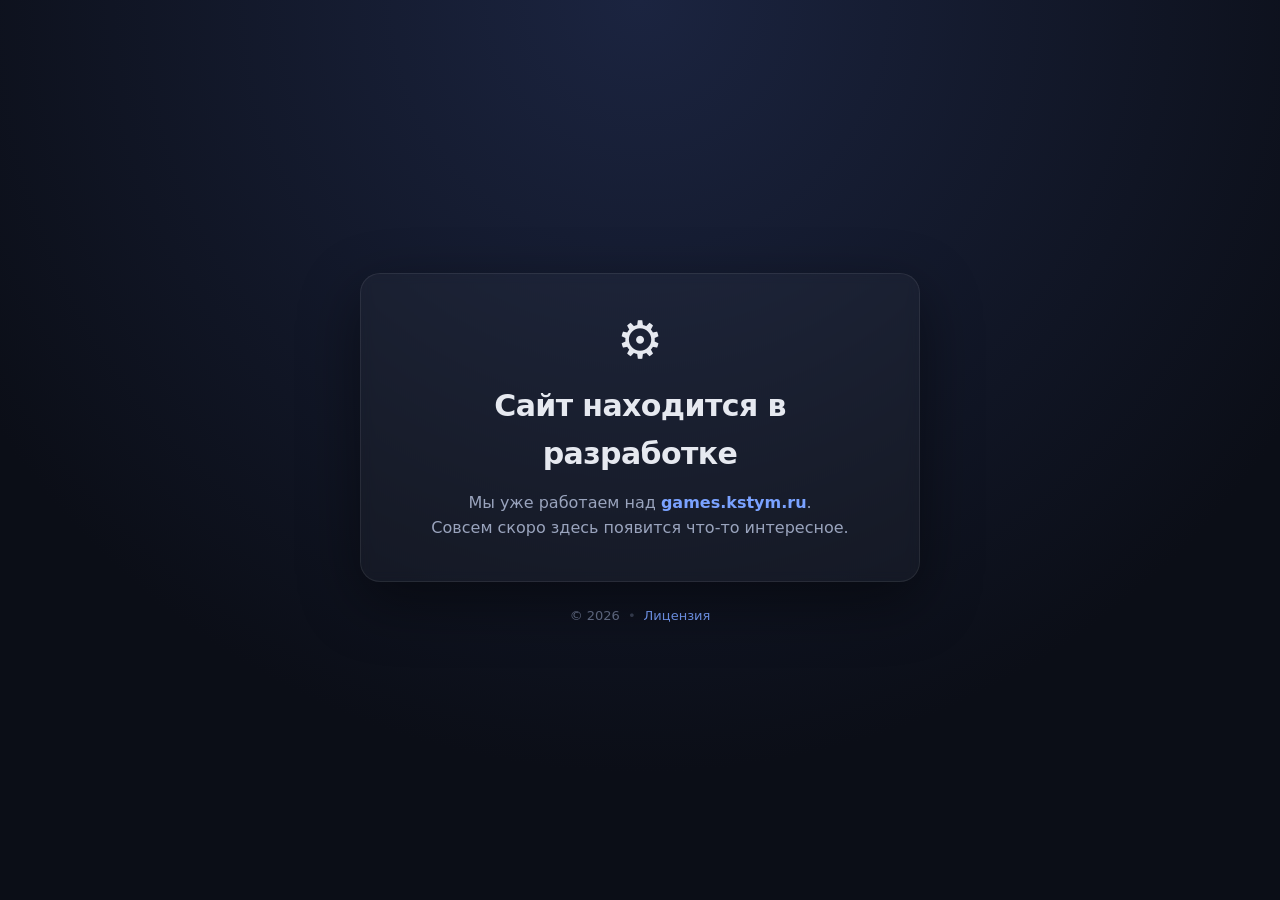
<file: index.html>
<!DOCTYPE html>
<html lang="ru">
<head>
<meta charset="UTF-8">
<meta name="viewport" content="width=device-width, initial-scale=1">
<title>games.kstym.ru — сайт в разработке</title>
<style>
  :root { color-scheme: dark; }
  * { box-sizing: border-box; }
  html, body { height: 100%; margin: 0; }
  body {
    display: flex;
    flex-direction: column;
    justify-content: center;
    align-items: center;
    gap: 24px;
    padding: 24px;
    background: radial-gradient(circle at 50% 0%, #1b2440 0%, #0b0e17 70%);
    color: #e6e9f0;
    font: 16px/1.6 system-ui, -apple-system, "Segoe UI", Roboto, sans-serif;
    text-align: center;
  }
  .card {
    max-width: 560px;
    padding: 40px 32px;
    border: 1px solid rgba(255,255,255,.08);
    border-radius: 20px;
    background: rgba(255,255,255,.03);
    box-shadow: 0 20px 60px rgba(0,0,0,.45);
    backdrop-filter: blur(6px);
  }
  .icon {
    font-size: 52px;
    line-height: 1;
    margin-bottom: 16px;
    animation: spin 6s linear infinite;
    display: inline-block;
  }
  @keyframes spin { to { transform: rotate(360deg); } }
  h1 { margin: 0 0 12px; font-size: clamp(22px, 5vw, 30px); font-weight: 700; letter-spacing: -.02em; }
  p { margin: 0; color: #9aa4bd; font-size: clamp(14px, 3.5vw, 16px); }
  .domain { color: #7aa2ff; font-weight: 600; white-space: nowrap; }
  footer {
    font-size: 13px;
    color: #6b7590;
    display: flex;
    gap: 8px;
    align-items: center;
    flex-wrap: wrap;
    justify-content: center;
  }
  footer a { color: #7aa2ff; text-decoration: none; border-bottom: 1px solid transparent; transition: .2s; }
  footer a:hover { border-bottom-color: currentColor; }
  .sep { opacity: .4; }
</style>
</head>
<body>
  <main class="card">
    <div class="icon" aria-hidden="true">⚙️</div>
    <h1>Сайт находится в разработке</h1>
    <p>Мы уже работаем над <span class="domain">games.kstym.ru</span>.<br>Совсем скоро здесь появится что-то интересное.</p>
  </main>

  <footer>
    <span>© 2026</span>
    <span class="sep">•</span>
    <a href="LICENSE.MD">Лицензия</a>
  </footer>
</body>
</html>
</file>
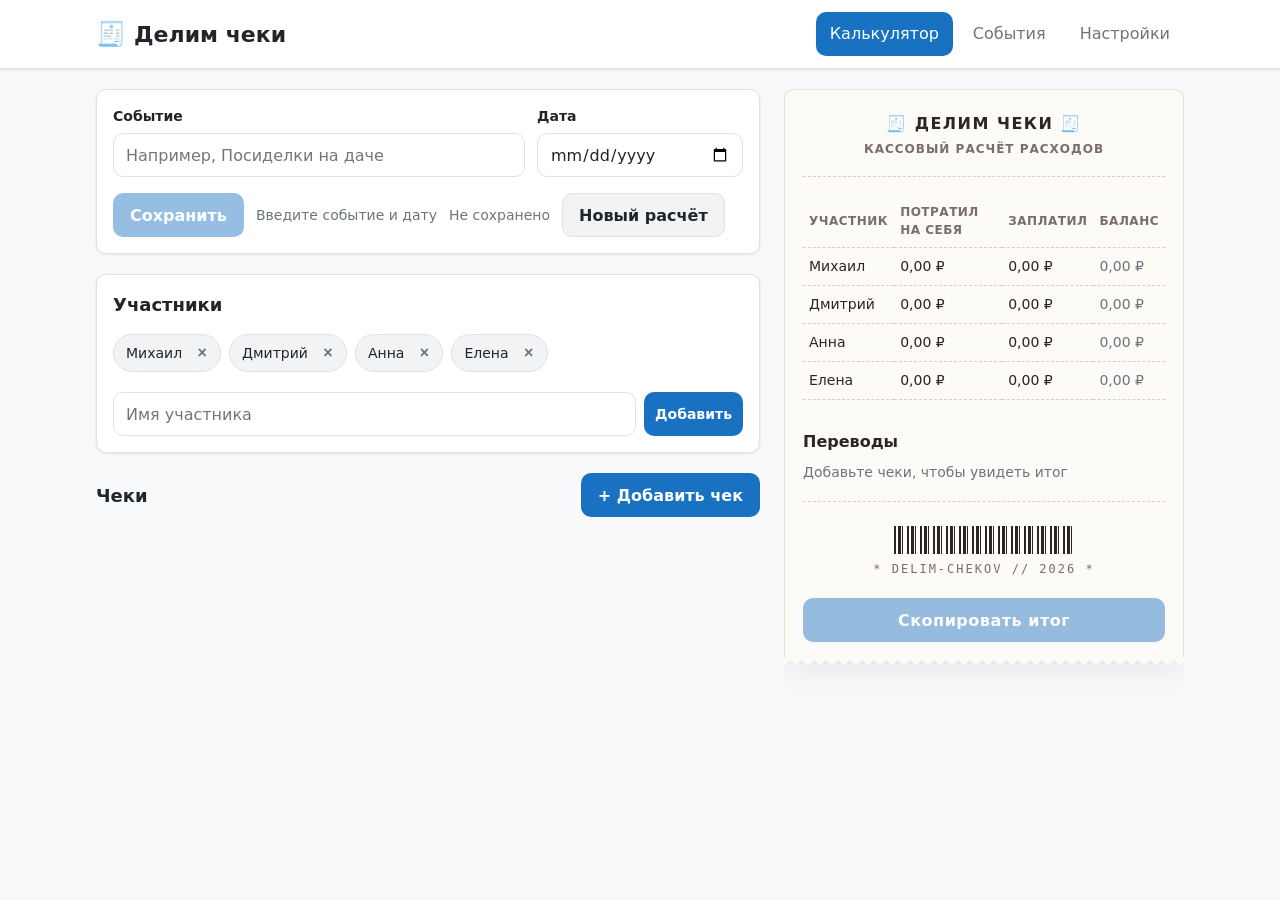
<file: delim-cheki/index.html>
<!DOCTYPE html>
<html lang="ru">
<head>
  <meta charset="UTF-8">
  <meta name="viewport" content="width=device-width, initial-scale=1">
  <title>Делим чеки — расчёт совместных расходов</title>
  <link rel="icon" href="data:image/svg+xml,<svg xmlns=%22http://www.w3.org/2000/svg%22 viewBox=%220 0 100 100%22><text y=%22.9em%22 font-size=%2290%22>🧾</text></svg>">
  <link rel="stylesheet" href="./css/styles.css">
  <script type="module" src="./js/main.js"></script>
</head>
<body>
  <div class="app-layout">
    <header class="app-header">
      <div class="container header-inner">
        <h1 class="logo">
          <span class="logo-icon" aria-hidden="true">🧾</span>
          <span class="logo-text">Делим чеки</span>
        </h1>
        <nav class="nav" aria-label="Основная навигация">
          <ul class="nav-list">
            <li><a href="#/" class="nav-link active" id="tab-calculator">Калькулятор</a></li>
            <li><a href="#/events" class="nav-link" id="tab-events">События</a></li>
            <li><a href="#/settings" class="nav-link" id="tab-settings">Настройки</a></li>
          </ul>
        </nav>
      </div>
    </header>

    <div id="storage-banner" class="storage-banner hidden" role="alert">
      <div class="container">
        <span class="banner-text">Не удалось сохранить данные в браузере. Скачайте резервную копию</span>
      </div>
    </div>

    <main id="app" class="container main-content" tabindex="-1">
      <!-- Экраны рендерятся динамически -->
    </main>
  </div>

  <div id="toast-container" class="toast-container" aria-live="polite"></div>
</body>
</html>
</file>
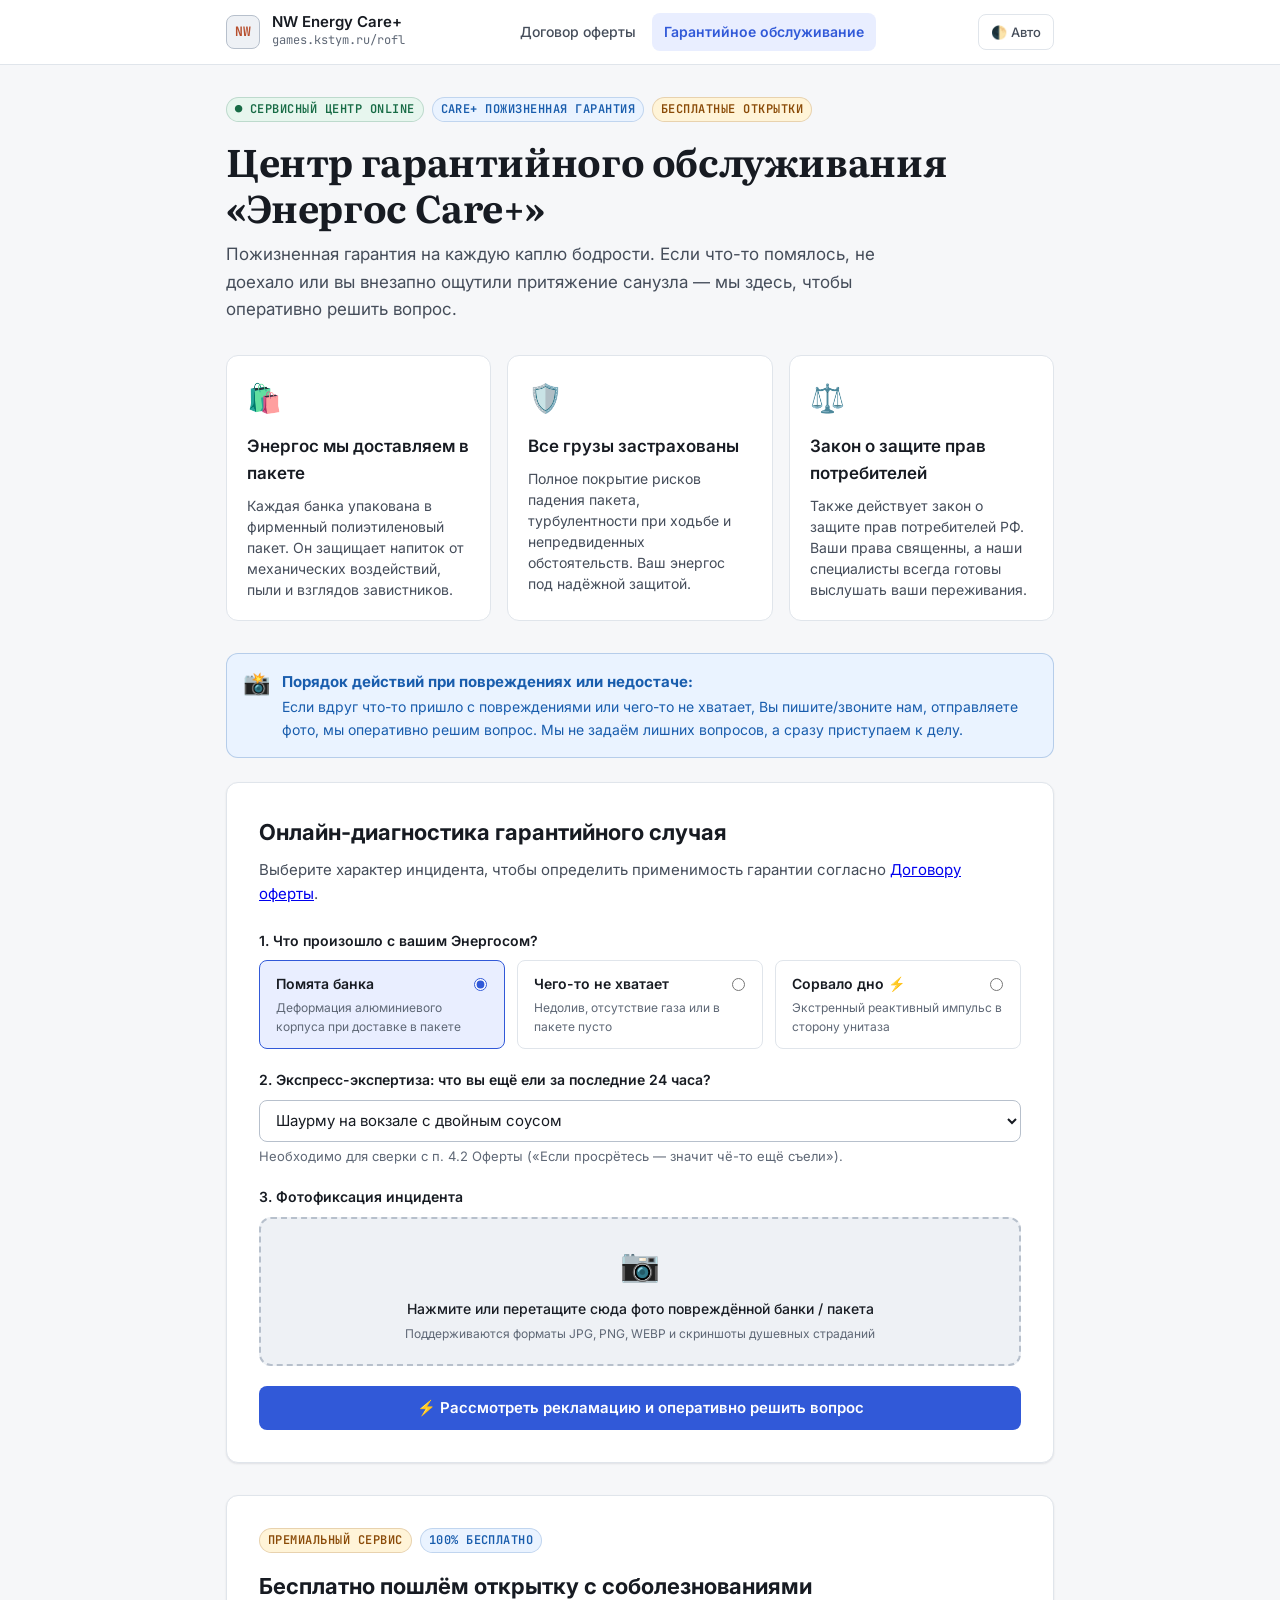
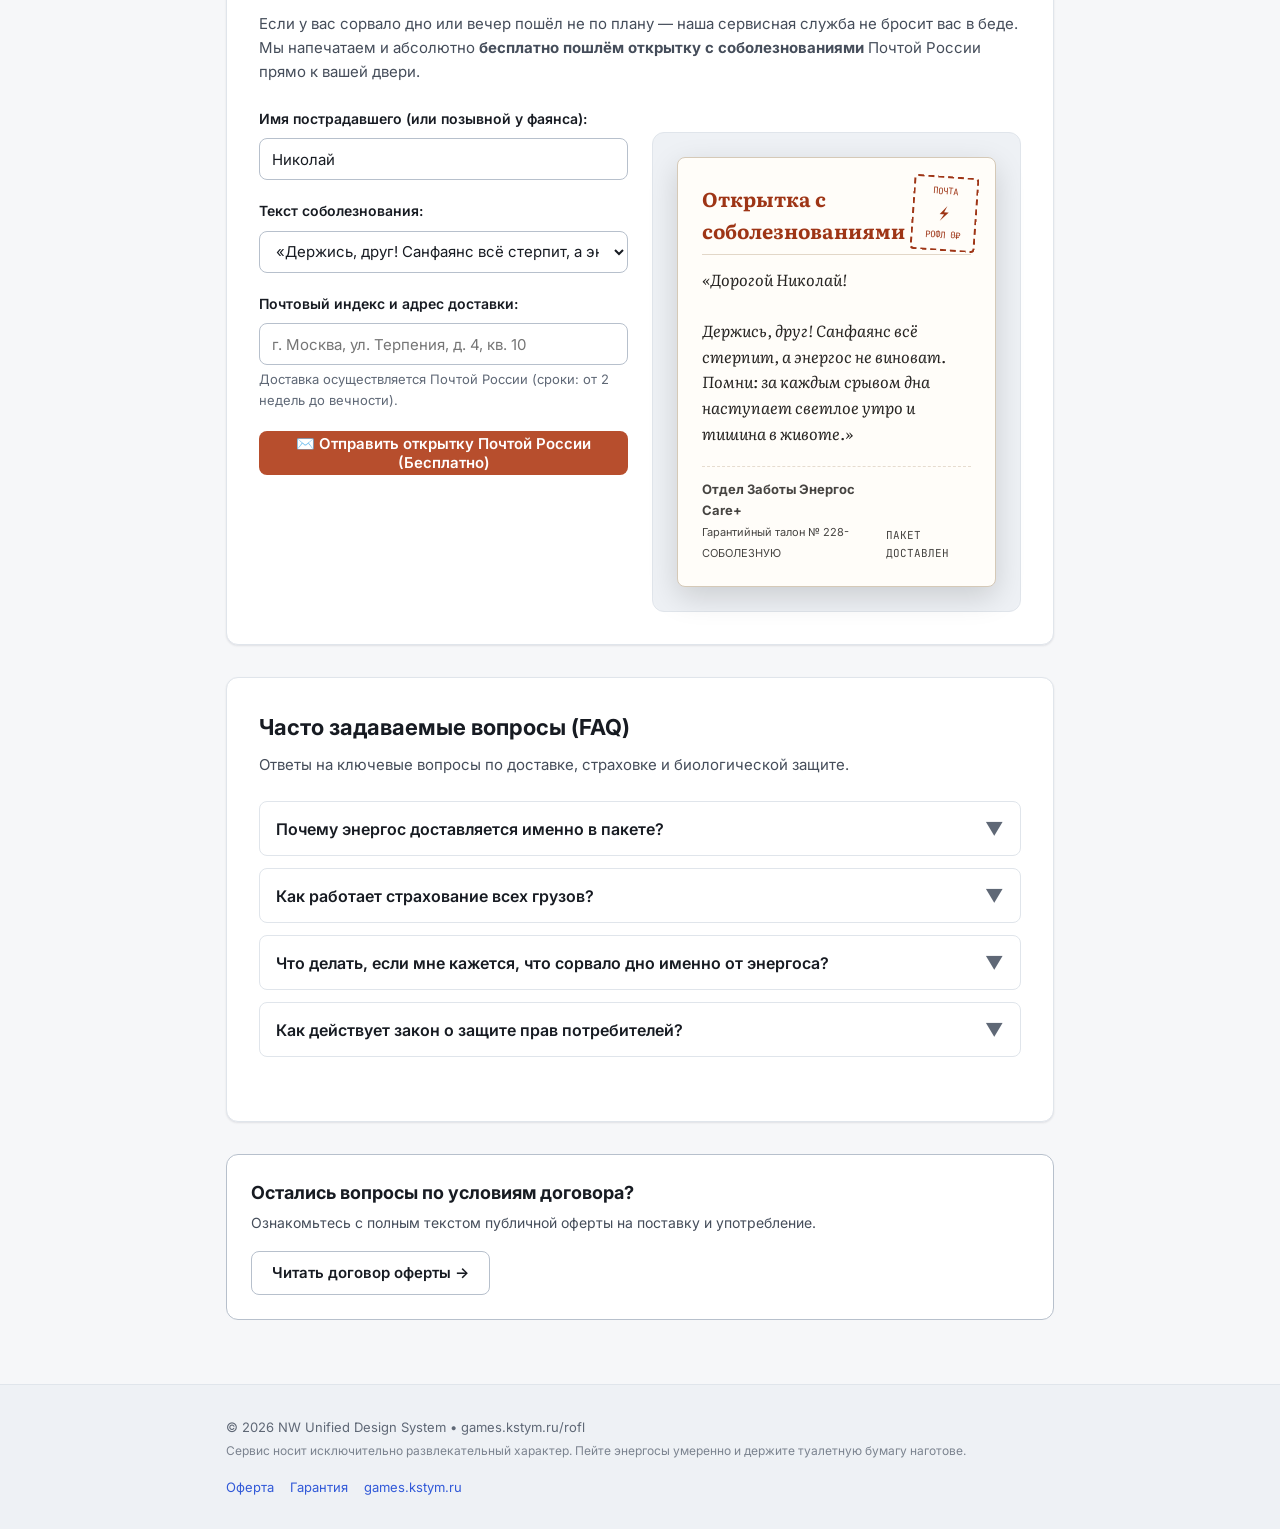
<file: rofl/garantiya.html>
<!DOCTYPE html>
<html lang="ru" data-theme="light">
<head>
  <meta charset="UTF-8">
  <meta name="viewport" content="width=device-width, initial-scale=1.0">
  <title>Гарантийное обслуживание Энергоса — Care+ Пожизненная гарантия</title>
  <meta name="description" content="Официальный сервисный центр гарантийного обслуживания Энергоса. Пожизненная гарантия, решение вопросов по повреждениям и бесплатная открытка с соболезнованиями.">
  <link rel="icon" href="data:image/svg+xml,<svg xmlns=%22http://www.w3.org/2000/svg%22 viewBox=%220 0 100 100%22><text y=%22.9em%22 font-size=%2290%22>🛡️</text></svg>">
  
  <!-- Early theme initialization to prevent flash -->
  <script>
    (function() {
      try {
        const key = "nw-theme-preference";
        const pref = localStorage.getItem(key) || "system";
        const resolved = (pref === "dark" || pref === "light") 
          ? pref 
          : (window.matchMedia("(prefers-color-scheme: dark)").matches ? "dark" : "light");
        document.documentElement.dataset.themePreference = pref;
        document.documentElement.dataset.theme = resolved;
        document.documentElement.style.colorScheme = resolved;
      } catch (e) {}
    })();
  </script>

  <!-- Typography: Inter, JetBrains Mono, Literata -->
  <link rel="preconnect" href="https://fonts.googleapis.com">
  <link rel="preconnect" href="https://fonts.gstatic.com" crossorigin>
  <link href="https://fonts.googleapis.com/css2?family=Inter:wght@400;500;600;700&family=JetBrains+Mono:wght@400;500;600&family=Literata:ital,opsz,wght@0,7..72,500;0,7..72,600;0,7..72,700;1,7..72,400&display=swap" rel="stylesheet">
  
  <link rel="stylesheet" href="./css/nw-design-tokens.css">
  <link rel="stylesheet" href="./css/rofl.css">
</head>
<body>
  <!-- Header -->
  <header class="site-header">
    <div class="container header-inner">
      <a href="./garantiya.html" class="brand-group" aria-label="Главная страница сервисного центра">
        <span class="brand-mark" aria-hidden="true">NW</span>
        <div class="brand-title">
          <span class="brand-name">NW Energy Care+</span>
          <span class="brand-sub">games.kstym.ru/rofl</span>
        </div>
      </a>

      <nav class="nav" aria-label="Навигация по документам">
        <ul class="nav-links">
          <li><a href="./offerta.html" class="nav-link">Договор оферты</a></li>
          <li><a href="./garantiya.html" class="nav-link active" aria-current="page">Гарантийное обслуживание</a></li>
        </ul>
      </nav>

      <button type="button" class="theme-toggle-btn" id="theme-btn" aria-label="Переключить тему оформления">
        <span id="theme-icon" aria-hidden="true">🌓</span>
        <span id="theme-label">Тема</span>
      </button>
    </div>
  </header>

  <!-- Main Content -->
  <main class="page-main">
    <div class="container">
      
      <!-- Hero section -->
      <section class="doc-hero">
        <div class="doc-meta-badge-row">
          <span class="badge badge-success">● Сервисный центр ONLINE</span>
          <span class="badge badge-info">Care+ Пожизненная гарантия</span>
          <span class="badge badge-warning">Бесплатные открытки</span>
        </div>
        
        <h1 class="doc-title">Центр гарантийного обслуживания «Энергос Care+»</h1>
        <p class="doc-lead">
          Пожизненная гарантия на каждую каплю бодрости. Если что-то помялось, не доехало или вы внезапно ощутили притяжение санузла — мы здесь, чтобы оперативно решить вопрос.
        </p>
      </section>

      <!-- Three Pillars Grid -->
      <section class="cards-grid" aria-label="Ключевые принципы сервиса">
        <div class="feature-card">
          <div class="feature-icon" aria-hidden="true">🛍️</div>
          <h3>Энергос мы доставляем в пакете</h3>
          <p>
            Каждая банка упакована в фирменный полиэтиленовый пакет. Он защищает напиток от механических воздействий, пыли и взглядов завистников.
          </p>
        </div>

        <div class="feature-card">
          <div class="feature-icon" aria-hidden="true">🛡️</div>
          <h3>Все грузы застрахованы</h3>
          <p>
            Полное покрытие рисков падения пакета, турбулентности при ходьбе и непредвиденных обстоятельств. Ваш энергос под надёжной защитой.
          </p>
        </div>

        <div class="feature-card">
          <div class="feature-icon" aria-hidden="true">⚖️</div>
          <h3>Закон о защите прав потребителей</h3>
          <p>
            Также действует закон о защите прав потребителей РФ. Ваши права священны, а наши специалисты всегда готовы выслушать ваши переживания.
          </p>
        </div>
      </section>

      <!-- Urgent Dispatch Callout -->
      <section class="callout callout-info" role="region" aria-label="Регламент при повреждениях">
        <span class="callout-icon" aria-hidden="true">📸</span>
        <div class="callout-content">
          <strong>Порядок действий при повреждениях или недостаче:</strong>
          Если вдруг что-то пришло с повреждениями или чего-то не хватает, Вы пишите/звоните нам, отправляете фото, мы оперативно решим вопрос. Мы не задаём лишних вопросов, а сразу приступаем к делу.
        </div>
      </section>

      <!-- Interactive Claim Diagnostic Calculator -->
      <section class="interactive-panel" id="claim-calculator">
        <h2 class="panel-title">Онлайн-диагностика гарантийного случая</h2>
        <p class="panel-desc">
          Выберите характер инцидента, чтобы определить применимость гарантии согласно <a href="./offerta.html">Договору оферты</a>.
        </p>

        <form id="warranty-form" onsubmit="return false;">
          
          <!-- Step 1: Issue type -->
          <div class="form-group">
            <label class="form-label">1. Что произошло с вашим Энергосом?</label>
            <div class="radio-tiles">
              <label class="radio-tile-label">
                <input type="radio" name="issue" value="damaged" checked>
                <span class="radio-tile-title">Помята банка</span>
                <span class="radio-tile-desc">Деформация алюминиевого корпуса при доставке в пакете</span>
              </label>

              <label class="radio-tile-label">
                <input type="radio" name="issue" value="missing">
                <span class="radio-tile-title">Чего-то не хватает</span>
                <span class="radio-tile-desc">Недолив, отсутствие газа или в пакете пусто</span>
              </label>

              <label class="radio-tile-label">
                <input type="radio" name="issue" value="stomach">
                <span class="radio-tile-title">Сорвало дно ⚡</span>
                <span class="radio-tile-desc">Экстренный реактивный импульс в сторону унитаза</span>
              </label>
            </div>
          </div>

          <!-- Step 2: Food history (dynamic check) -->
          <div class="form-group" id="food-history-group">
            <label class="form-label" for="food-select">
              2. Экспресс-экспертиза: что вы ещё ели за последние 24 часа?
            </label>
            <select class="form-control" id="food-select">
              <option value="shawarma">Шаурму на вокзале с двойным соусом</option>
              <option value="belyash">Беляш из привокзального ларька</option>
              <option value="pelmeni">Жареные пельмени в масле в 3 часа ночи</option>
              <option value="mayo">Майонезный салат трёхдневной выдержки</option>
              <option value="water">Попил холодной воды сразу после горячего супа</option>
              <option value="nothing">Абсолютно ничего, питался святым духом</option>
            </select>
            <div class="form-helper">
              Необходимо для сверки с п. 4.2 Оферты («Если просрётесь — значит чё-то ещё съели»).
            </div>
          </div>

          <!-- Step 3: Photo upload mock -->
          <div class="form-group">
            <label class="form-label">3. Фотофиксация инцидента</label>
            <div class="dropzone" id="dropzone" tabindex="0" role="button" aria-label="Прикрепить фото повреждений или чека">
              <div class="dropzone-icon" aria-hidden="true">📷</div>
              <div class="dropzone-text" id="dropzone-label">Нажмите или перетащите сюда фото повреждённой банки / пакета</div>
              <div class="dropzone-sub">Поддерживаются форматы JPG, PNG, WEBP и скриншоты душевных страданий</div>
              <input type="file" id="file-input" style="display: none;" accept="image/*">
            </div>
            <div id="file-preview-name" class="form-helper" style="color: var(--ds-action); font-weight: 500; display: none;"></div>
          </div>

          <button type="button" class="btn btn-primary btn-block" id="check-claim-btn">
            ⚡ Рассмотреть рекламацию и оперативно решить вопрос
          </button>
        </form>

        <!-- Verdict Result Container -->
        <div id="verdict-container" style="display: none;"></div>
      </section>

      <!-- Signature Condolence Postcard Generator -->
      <section class="interactive-panel" id="postcard-section">
        <div class="doc-meta-badge-row">
          <span class="badge badge-warning">Премиальный сервис</span>
          <span class="badge badge-info">100% Бесплатно</span>
        </div>
        <h2 class="panel-title">Бесплатно пошлём открытку с соболезнованиями</h2>
        <p class="panel-desc">
          Если у вас сорвало дно или вечер пошёл не по плану — наша сервисная служба не бросит вас в беде. Мы напечатаем и абсолютно <strong>бесплатно пошлём открытку с соболезнованиями</strong> Почтой России прямо к вашей двери.
        </p>

        <div style="display: grid; grid-template-columns: repeat(auto-fit, minmax(280px, 1fr)); gap: var(--ds-space-6);">
          <!-- Controls -->
          <div>
            <div class="form-group">
              <label class="form-label" for="recipient-name">Имя пострадавшего (или позывной у фаянса):</label>
              <input type="text" class="form-control" id="recipient-name" value="Николай" placeholder="Например: Николай или Великий Страдалец">
            </div>

            <div class="form-group">
              <label class="form-label" for="condolence-template">Текст соболезнования:</label>
              <select class="form-control" id="condolence-template">
                <option value="1">«Держись, друг! Санфаянс всё стерпит, а энергос не виноват.»</option>
                <option value="2">«Мы искренне скорбим о твоих грандиозных планах на этот вечер.»</option>
                <option value="3">«Если просрался — значит, виновата та шаурма. Скорейшего восстановления!»</option>
                <option value="4">«Белый трон принял тебя как родного. Мы шлём лучи поддержки и 3-слойную бумагу.»</option>
              </select>
            </div>

            <div class="form-group">
              <label class="form-label" for="recipient-address">Почтовый индекс и адрес доставки:</label>
              <input type="text" class="form-control" id="recipient-address" placeholder="г. Москва, ул. Терпения, д. 4, кв. 10">
              <div class="form-helper">Доставка осуществляется Почтой России (сроки: от 2 недель до вечности).</div>
            </div>

            <button type="button" class="btn btn-accent btn-block" id="send-postcard-btn">
              ✉️ Отправить открытку Почтой России (Бесплатно)
            </button>
          </div>

          <!-- Live Postcard Preview -->
          <div class="postcard-wrapper">
            <div class="postcard-card">
              <div class="postcard-stamp-mark" aria-hidden="true">
                <span>ПОЧТА</span>
                <span style="font-size: 16px; margin: 2px 0;">⚡</span>
                <span>РОФЛ 0₽</span>
              </div>
              <div class="postcard-header">Открытка с соболезнованиями</div>
              <div class="postcard-body" id="preview-text">
                «Дорогой Николай!<br><br>Держись, друг! Санфаянс всё стерпит, а энергос не виноват. Помни: за каждым срывом дна наступает светлое утро и тишина в животе.»
              </div>
              <div class="postcard-footer">
                <div>
                  <strong>Отдел Заботы Энергос Care+</strong><br>
                  <span style="font-size: 11px;">Гарантийный талон № 228-СОБОЛЕЗНУЮ</span>
                </div>
                <div style="font-family: var(--ds-font-code); font-size: 11px;">
                  ПАКЕТ ДОСТАВЛЕН
                </div>
              </div>
            </div>
          </div>
        </div>

      </section>

      <!-- FAQ Section -->
      <section class="interactive-panel">
        <h2 class="panel-title">Часто задаваемые вопросы (FAQ)</h2>
        <p class="panel-desc">Ответы на ключевые вопросы по доставке, страховке и биологической защите.</p>

        <div class="faq-list">
          <div class="faq-item">
            <button type="button" class="faq-question">
              <span>Почему энергос доставляется именно в пакете?</span>
              <span class="faq-icon" aria-hidden="true">▼</span>
            </button>
            <div class="faq-answer">
              Пакет — это идеальный баланс между аэродинамикой и конфиденциальностью. Он защищает банку от солнечных лучей, скрывает вашу страсть к таурину от соседей и гарантирует, что если банка вспотеет, ваши джинсы останутся сухими.
            </div>
          </div>

          <div class="faq-item">
            <button type="button" class="faq-question">
              <span>Как работает страхование всех грузов?</span>
              <span class="faq-icon" aria-hidden="true">▼</span>
            </button>
            <div class="faq-answer">
              Все грузы застрахованы на 100%. Если курьер споткнётся и банка деформируется, вы отправляете нам фото, мы оперативно рассматриваем вопрос и либо одобряем новую банку, либо восхищаемся прочностью сплава.
            </div>
          </div>

          <div class="faq-item">
            <button type="button" class="faq-question">
              <span>Что делать, если мне кажется, что сорвало дно именно от энергоса?</span>
              <span class="faq-icon" aria-hidden="true">▼</span>
            </button>
            <div class="faq-answer">
              Согласно ст. 4.2 Оферты («Если просрётесь — значит чё-то ещё съели!»), энергос априори невиновен. Вспомните шаурму, майонез или вчерашние пельмени. Однако наша пожизненная гарантия включает бесплатную отправку открытки с соболезнованиями!
            </div>
          </div>

          <div class="faq-item">
            <button type="button" class="faq-question">
              <span>Как действует закон о защите прав потребителей?</span>
              <span class="faq-icon" aria-hidden="true">▼</span>
            </button>
            <div class="faq-answer">
              Действует в полном объёме согласно законам РФ. Если товар имеет заводской брак до вскрытия — мы решим вопрос. Если энергос уже выпит, вернуть его обратно технологически невозможно.
            </div>
          </div>
        </div>
      </section>

      <!-- Bottom Call to action -->
      <section class="cta-banner">
        <div>
          <h2 class="cta-title">Остались вопросы по условиям договора?</h2>
          <p class="cta-sub">Ознакомьтесь с полным текстом публичной оферты на поставку и употребление.</p>
        </div>
        <a href="./offerta.html" class="btn btn-secondary">
          Читать договор оферты &rarr;
        </a>
      </section>

    </div>
  </main>

  <!-- Site Footer -->
  <footer class="site-footer">
    <div class="container footer-inner">
      <div>
        <span>© 2026 NW Unified Design System • games.kstym.ru/rofl</span>
        <div style="font-size: 12px; margin-top: 4px; opacity: 0.8;">
          Сервис носит исключительно развлекательный характер. Пейте энергосы умеренно и держите туалетную бумагу наготове.
        </div>
      </div>
      <ul class="footer-links">
        <li><a href="./offerta.html">Оферта</a></li>
        <li><a href="./garantiya.html">Гарантия</a></li>
        <li><a href="https://games.kstym.ru">games.kstym.ru</a></li>
      </ul>
    </div>
  </footer>

  <!-- Toast Notification -->
  <div id="toast" class="toast-msg" role="status" aria-live="polite">
    <span id="toast-icon">⚡</span>
    <span id="toast-text">Действие выполнено</span>
  </div>

  <!-- Interactive Scripts -->
  <script type="module">
    import { initTheme, setThemePreference } from "./js/nw-theme.js";

    // Initialize Theme Controller
    initTheme();

    const themeBtn = document.getElementById("theme-btn");
    const themeIcon = document.getElementById("theme-icon");
    const themeLabel = document.getElementById("theme-label");

    function updateThemeUI() {
      const currentPref = document.documentElement.dataset.themePreference || "system";
      if (currentPref === "system") {
        themeLabel.textContent = "Авто";
        themeIcon.textContent = "🌓";
      } else if (currentPref === "dark") {
        themeLabel.textContent = "Тёмная";
        themeIcon.textContent = "🌙";
      } else {
        themeLabel.textContent = "Светлая";
        themeIcon.textContent = "☀️";
      }
    }

    updateThemeUI();

    themeBtn.addEventListener("click", () => {
      const currentPref = document.documentElement.dataset.themePreference || "system";
      const nextPref = currentPref === "system" ? "light" : currentPref === "light" ? "dark" : "system";
      setThemePreference(nextPref);
      updateThemeUI();
      showToast("Тема переключена: " + themeLabel.textContent);
    });

    // File Mock Dropzone logic
    const dropzone = document.getElementById("dropzone");
    const fileInput = document.getElementById("file-input");
    const dropzoneLabel = document.getElementById("dropzone-label");
    const previewName = document.getElementById("file-preview-name");

    dropzone.addEventListener("click", () => fileInput.click());
    dropzone.addEventListener("keydown", (e) => {
      if (e.key === "Enter" || e.key === " ") {
        e.preventDefault();
        fileInput.click();
      }
    });

    fileInput.addEventListener("change", (e) => {
      if (e.target.files.length > 0) {
        const file = e.target.files[0];
        dropzoneLabel.textContent = "✅ Фото прикреплено: " + file.name;
        previewName.textContent = `Размер: ${(file.size / 1024).toFixed(1)} КБ. Экспертная комиссия готова к изучению.`;
        previewName.style.display = "block";
        showToast("Фото успешно добавлено к обращению!");
      }
    });

    // Claim Check Diagnostic Logic
    const checkClaimBtn = document.getElementById("check-claim-btn");
    const verdictContainer = document.getElementById("verdict-container");

    checkClaimBtn.addEventListener("click", () => {
      const selectedIssue = document.querySelector('input[name="issue"]:checked').value;
      const foodSelect = document.getElementById("food-select");
      const foodText = foodSelect.options[foodSelect.selectedIndex].text;
      
      let html = "";
      if (selectedIssue === "stomach") {
        html = `
          <div class="claim-result-box callout callout-danger" style="margin-top: var(--ds-space-6);">
            <span class="callout-icon">🚨</span>
            <div class="callout-content">
              <strong>ВЕРДИКТ КОМИССИИ: В ГАРАНТИЙНОМ ВОЗМЕЩЕНИИ ОТКАЗАНО!</strong>
              <p style="margin: 6px 0 8px;">
                <strong>Основание:</strong> Пункт 4.2 Оферты (<em>«Если просрётесь — значит чё-то ещё съели!»</em>).
              </p>
              <p style="margin: 0 0 8px;">
                В ходе биохимического расследования установлен факт употребления: <strong>«${foodText}»</strong>. 
                Энергос признан кристально невиновным, а ответственность возлагается на вашу гастрономическую смелость!
              </p>
              <div style="background: var(--ds-surface); border: 1px solid var(--ds-border); border-radius: var(--ds-radius-control); padding: 12px; margin-top: 8px;">
                <strong style="color: var(--ds-action);">🎁 НО ВАМ ПОЛОЖЕНА КОМПЕНСАЦИЯ:</strong>
                По условиям сервиса Care+, мы <strong>бесплатно пошлём вам открытку с соболезнованиями</strong>! Заполните форму ниже.
              </div>
            </div>
          </div>
        `;
      } else if (selectedIssue === "damaged") {
        html = `
          <div class="claim-result-box callout callout-success" style="margin-top: var(--ds-space-6);">
            <span class="callout-icon">✅</span>
            <div class="callout-content">
              <strong>ВОПРОС ОПЕРАТИВНО РЕШЁН!</strong>
              <p style="margin: 6px 0;">
                Спасибо, что прислали фото! Так как <strong>энергос мы доставляем в пакете</strong> и <strong>все грузы застрахованы</strong>, ситуация находится под контролем.
              </p>
              <p style="margin: 0;">
                Экспертиза подтвердила: вмятина на банке имеет благородное происхождение и улучшает сцепление с ладонью на 14.8%. Функционал сохранён. Если вы всё же недовольны — свяжитесь с нами, и мы вышлем новую банку!
              </p>
            </div>
          </div>
        `;
      } else {
        html = `
          <div class="claim-result-box callout callout-info" style="margin-top: var(--ds-space-6);">
            <span class="callout-icon">🔍</span>
            <div class="callout-content">
              <strong>ЗАЯВКА ПРИНЯТА В ОПЕРАТИВНУЮ ОБРАБОТКУ!</strong>
              <p style="margin: 6px 0;">
                Чего-то не хватает? Наш детективный отдел уже опрашивает курьера с пристрастием. Действует <strong>закон о защите прав потребителей</strong>: мы дольём недостающие миллилитры бодрости или дошлём дополнительный пакет!
              </p>
            </div>
          </div>
        `;
      }

      verdictContainer.innerHTML = html;
      verdictContainer.style.display = "block";
      verdictContainer.scrollIntoView({ behavior: "smooth", block: "nearest" });
      showToast("Рекламация успешно обработана!");
    });

    // Condolence Postcard Live Update Logic
    const recipientInput = document.getElementById("recipient-name");
    const templateSelect = document.getElementById("condolence-template");
    const previewText = document.getElementById("preview-text");
    const sendPostcardBtn = document.getElementById("send-postcard-btn");

    function updatePostcardPreview() {
      const name = recipientInput.value.trim() || "Друг";
      const choice = templateSelect.value;
      let text = "";

      if (choice === "1") {
        text = `«Дорогой ${name}!<br><br>Держись, друг! Санфаянс всё стерпит, а энергос не виноват. Помни: за каждым срывом дна наступает светлое утро и тишина в животе.»`;
      } else if (choice === "2") {
        text = `«Уважаемый ${name}!<br><br>Мы искренне скорбим о твоих грандиозных планах на этот вечер. Пусть туалетная бумага будет мягкой, как облако, а заряд телефона на троне не иссякнет.»`;
      } else if (choice === "3") {
        text = `«Брат по бодрости ${name}!<br><br>Если просрался — значит, виновата та шаурма. Энергос чист перед совестью. Поправляйся скорее, мы мысленно держим тебя за руку.»`;
      } else {
        text = `«Герой нашего времени ${name}!<br><br>Белый трон принял тебя как родного. Мы шлём лучи поддержки, сочувствия и бесконечный рулон 3-слойной заботы!»`;
      }

      previewText.innerHTML = text;
    }

    recipientInput.addEventListener("input", updatePostcardPreview);
    templateSelect.addEventListener("change", updatePostcardPreview);

    sendPostcardBtn.addEventListener("click", () => {
      const address = document.getElementById("recipient-address").value.trim();
      const name = recipientInput.value.trim() || "Пострадавшему";
      
      sendPostcardBtn.disabled = true;
      sendPostcardBtn.textContent = "⏳ Оформляем бандероль в Почте России...";

      setTimeout(() => {
        sendPostcardBtn.disabled = false;
        sendPostcardBtn.textContent = "✉️ Отправить открытку Почтой России (Бесплатно)";
        
        const trackNum = "RU-ROFL-" + Math.floor(100000 + Math.random() * 900000) + "-SOS";
        alert(`📬 ОТКРЫТКА С СОБОЛЕЗНОВАНИЯМИ УСПЕШНО ОТПРАВЛЕНА!\n\nПолучатель: ${name}\nАдрес: ${address || "До востребования у белого трона"}\nТрек-номер: ${trackNum}\n\nСрок доставки: от 14 до 90 рабочих дней. Держитесь!`);
        showToast("Открытка передана в службу доставки!");
      }, 900);
    });

    // FAQ Accordion logic
    const faqItems = document.querySelectorAll(".faq-item");
    faqItems.forEach(item => {
      const btn = item.querySelector(".faq-question");
      btn.addEventListener("click", () => {
        const isOpen = item.classList.contains("open");
        faqItems.forEach(i => i.classList.remove("open"));
        if (!isOpen) {
          item.classList.add("open");
        }
      });
    });

    // Toast helper
    const toast = document.getElementById("toast");
    let toastTimeout;
    function showToast(message) {
      document.getElementById("toast-text").textContent = message;
      toast.classList.add("show");
      clearTimeout(toastTimeout);
      toastTimeout = setTimeout(() => {
        toast.classList.remove("show");
      }, 3000);
    }
  </script>
</body>
</html>
</file>
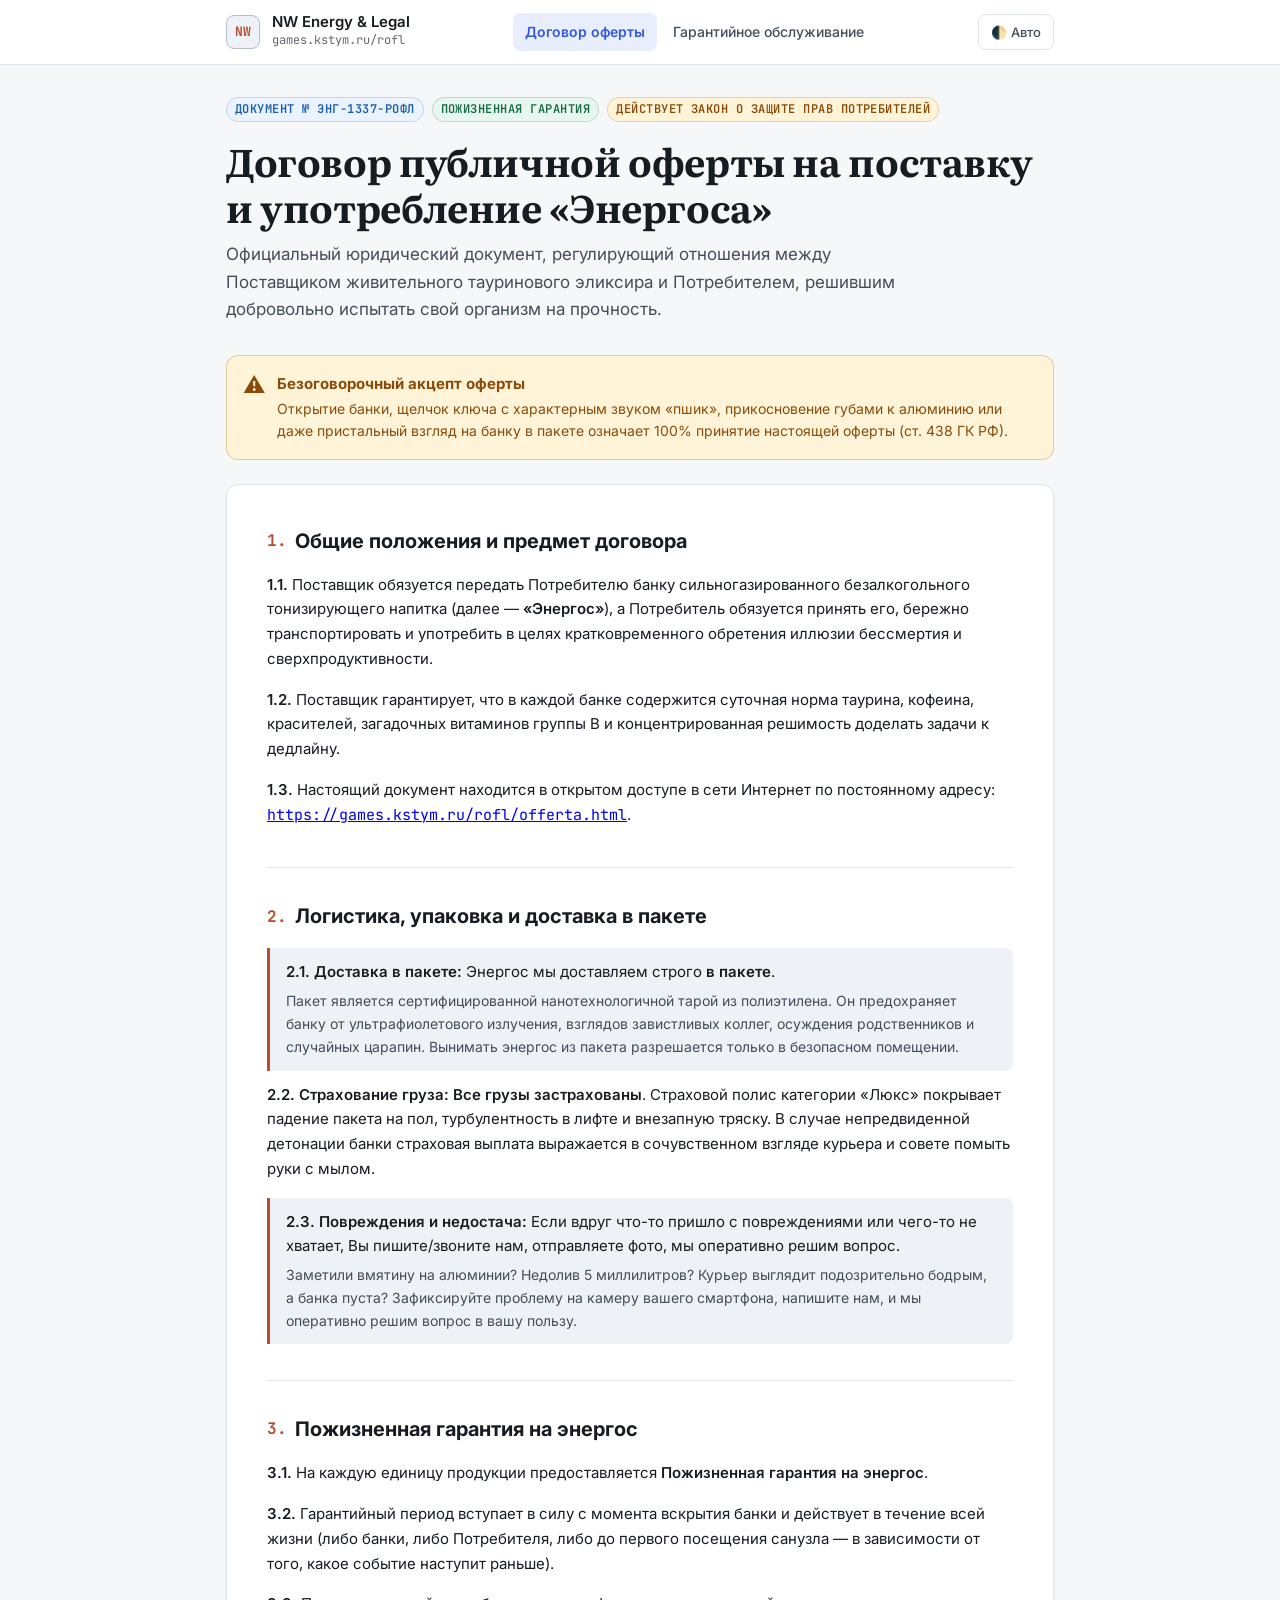
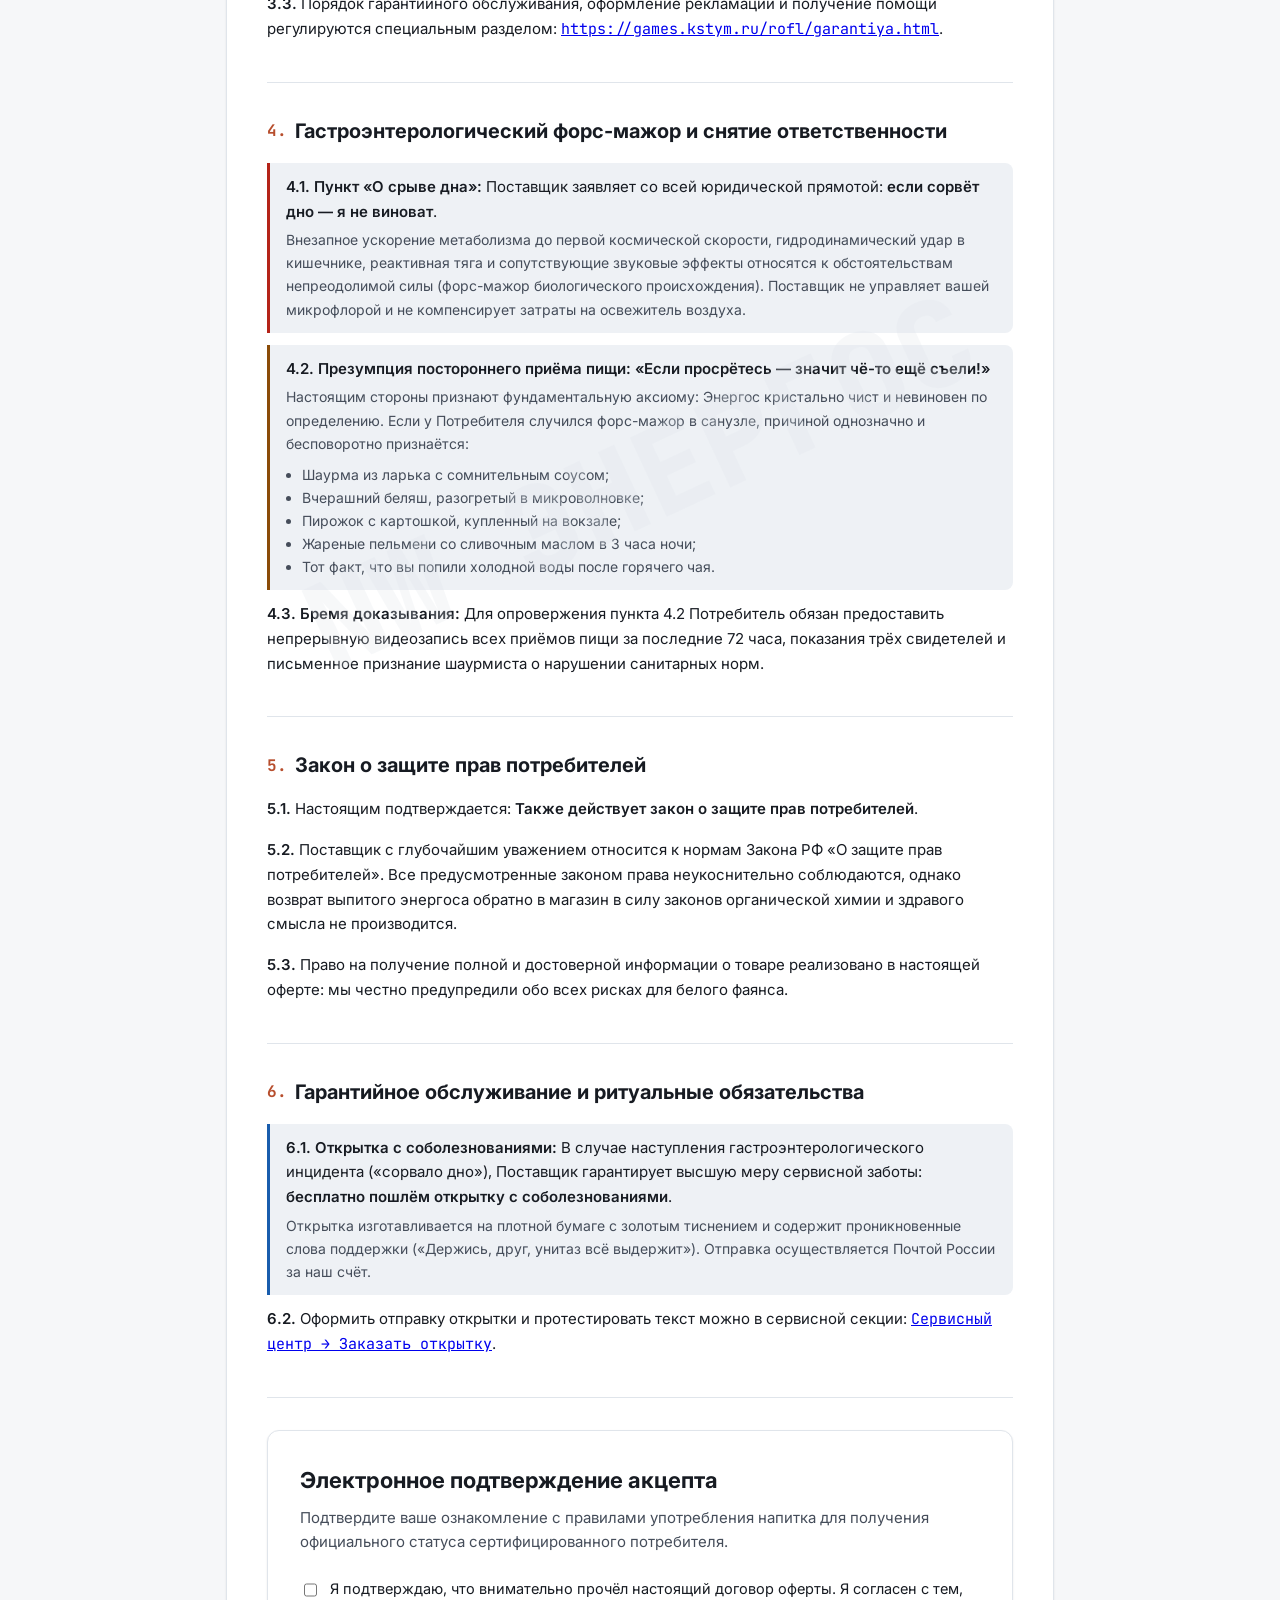
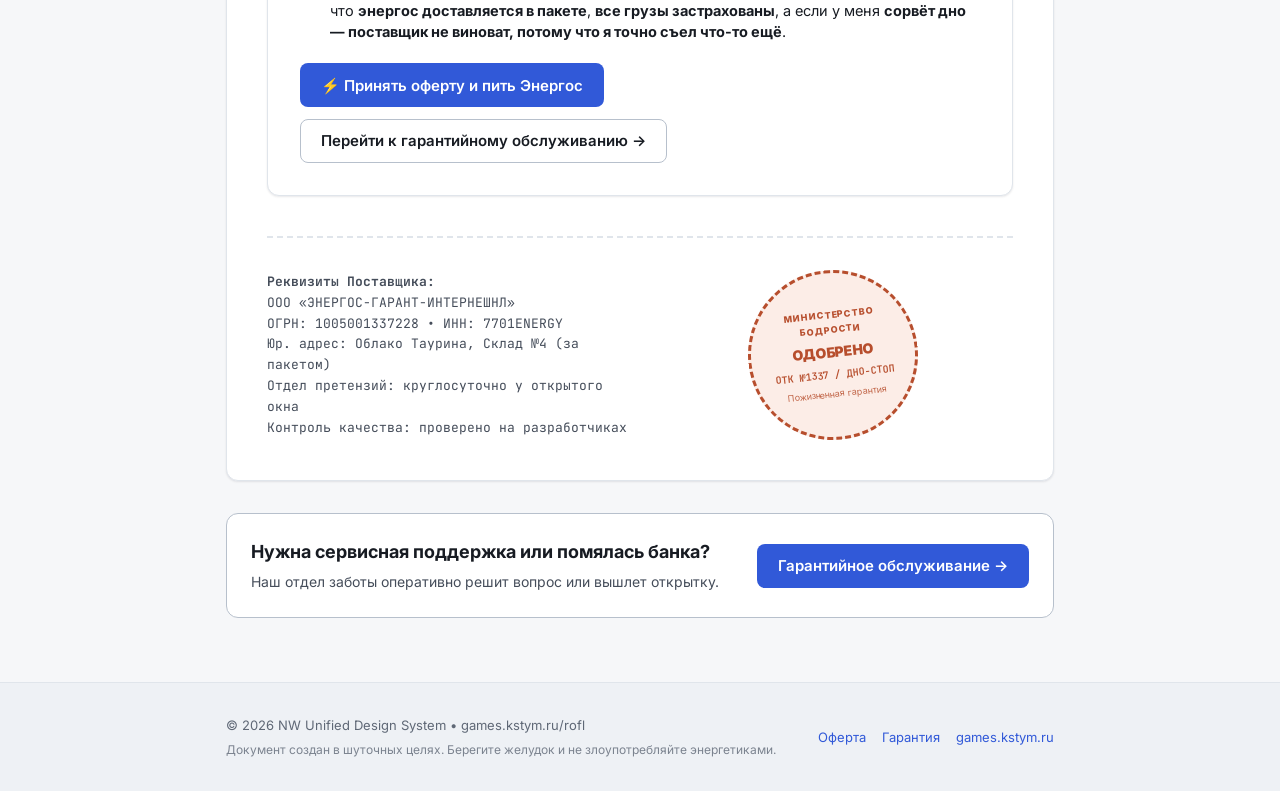
<file: rofl/offerta.html>
<!DOCTYPE html>
<html lang="ru" data-theme="light">
<head>
  <meta charset="UTF-8">
  <meta name="viewport" content="width=device-width, initial-scale=1.0">
  <title>Договор оферты на Энергос — Пожизненная гарантия</title>
  <meta name="description" content="Публичный договор-оферта на поставку и употребление тонизирующего напитка (Энергоса) с пожизненной гарантией, оговоркой о дне и защитой прав потребителей.">
  <link rel="icon" href="data:image/svg+xml,<svg xmlns=%22http://www.w3.org/2000/svg%22 viewBox=%220 0 100 100%22><text y=%22.9em%22 font-size=%2290%22>⚡</text></svg>">
  
  <!-- Early theme initialization to prevent flash -->
  <script>
    (function() {
      try {
        const key = "nw-theme-preference";
        const pref = localStorage.getItem(key) || "system";
        const resolved = (pref === "dark" || pref === "light") 
          ? pref 
          : (window.matchMedia("(prefers-color-scheme: dark)").matches ? "dark" : "light");
        document.documentElement.dataset.themePreference = pref;
        document.documentElement.dataset.theme = resolved;
        document.documentElement.style.colorScheme = resolved;
      } catch (e) {}
    })();
  </script>

  <!-- Typography: Inter, JetBrains Mono, Literata -->
  <link rel="preconnect" href="https://fonts.googleapis.com">
  <link rel="preconnect" href="https://fonts.gstatic.com" crossorigin>
  <link href="https://fonts.googleapis.com/css2?family=Inter:wght@400;500;600;700&family=JetBrains+Mono:wght@400;500;600&family=Literata:ital,opsz,wght@0,7..72,500;0,7..72,600;0,7..72,700;1,7..72,400&display=swap" rel="stylesheet">
  
  <link rel="stylesheet" href="./css/nw-design-tokens.css">
  <link rel="stylesheet" href="./css/rofl.css">
</head>
<body>
  <!-- Header -->
  <header class="site-header">
    <div class="container header-inner">
      <a href="./offerta.html" class="brand-group" aria-label="Главная страница оферты">
        <span class="brand-mark" aria-hidden="true">NW</span>
        <div class="brand-title">
          <span class="brand-name">NW Energy & Legal</span>
          <span class="brand-sub">games.kstym.ru/rofl</span>
        </div>
      </a>

      <nav class="nav" aria-label="Навигация по документам">
        <ul class="nav-links">
          <li><a href="./offerta.html" class="nav-link active" aria-current="page">Договор оферты</a></li>
          <li><a href="./garantiya.html" class="nav-link">Гарантийное обслуживание</a></li>
        </ul>
      </nav>

      <button type="button" class="theme-toggle-btn" id="theme-btn" aria-label="Переключить тему оформления">
        <span id="theme-icon" aria-hidden="true">🌓</span>
        <span id="theme-label">Тема</span>
      </button>
    </div>
  </header>

  <!-- Main Content -->
  <main class="page-main">
    <div class="container">
      
      <!-- Hero section -->
      <section class="doc-hero">
        <div class="doc-meta-badge-row">
          <span class="badge badge-info">Документ № ЭНГ-1337-РОФЛ</span>
          <span class="badge badge-success">Пожизненная гарантия</span>
          <span class="badge badge-warning">Действует закон о защите прав потребителей</span>
        </div>
        
        <h1 class="doc-title">Договор публичной оферты на поставку и употребление «Энергоса»</h1>
        <p class="doc-lead">
          Официальный юридический документ, регулирующий отношения между Поставщиком живительного тауринового эликсира и Потребителем, решившим добровольно испытать свой организм на прочность.
        </p>
      </section>

      <!-- Crucial Alert -->
      <aside class="callout callout-warning" role="alert">
        <span class="callout-icon" aria-hidden="true">⚠️</span>
        <div class="callout-content">
          <strong>Безоговорочный акцепт оферты</strong>
          Открытие банки, щелчок ключа с характерным звуком «пшик», прикосновение губами к алюминию или даже пристальный взгляд на банку в пакете означает 100% принятие настоящей оферты (ст. 438 ГК РФ).
        </div>
      </aside>

      <!-- The Official Legal Sheet -->
      <article class="doc-sheet">
        <div class="doc-watermark" aria-hidden="true">NW ЭНЕРГОС</div>

        <!-- Section 1 -->
        <section class="clause-group" id="section-1">
          <h2 class="clause-heading">
            <span class="clause-num">1.</span> Общие положения и предмет договора
          </h2>
          <div class="clause-item">
            <strong>1.1.</strong> Поставщик обязуется передать Потребителю банку сильногазированного безалкогольного тонизирующего напитка (далее — <strong>«Энергос»</strong>), а Потребитель обязуется принять его, бережно транспортировать и употребить в целях кратковременного обретения иллюзии бессмертия и сверхпродуктивности.
          </div>
          <div class="clause-item">
            <strong>1.2.</strong> Поставщик гарантирует, что в каждой банке содержится суточная норма таурина, кофеина, красителей, загадочных витаминов группы B и концентрированная решимость доделать задачи к дедлайну.
          </div>
          <div class="clause-item">
            <strong>1.3.</strong> Настоящий документ находится в открытом доступе в сети Интернет по постоянному адресу: 
            <a href="https://games.kstym.ru/rofl/offerta.html" class="s-ds-code">https://games.kstym.ru/rofl/offerta.html</a>.
          </div>
        </section>

        <!-- Section 2 -->
        <section class="clause-group" id="section-2">
          <h2 class="clause-heading">
            <span class="clause-num">2.</span> Логистика, упаковка и доставка в пакете
          </h2>
          <div class="clause-item clause-highlight">
            <strong>2.1. Доставка в пакете:</strong> Энергос мы доставляем строго <strong>в пакете</strong>.
            <div class="clause-subtext">
              Пакет является сертифицированной нанотехнологичной тарой из полиэтилена. Он предохраняет банку от ультрафиолетового излучения, взглядов завистливых коллег, осуждения родственников и случайных царапин. Вынимать энергос из пакета разрешается только в безопасном помещении.
            </div>
          </div>
          <div class="clause-item">
            <strong>2.2. Страхование груза:</strong> <strong>Все грузы застрахованы</strong>. Страховой полис категории «Люкс» покрывает падение пакета на пол, турбулентность в лифте и внезапную тряску. В случае непредвиденной детонации банки страховая выплата выражается в сочувственном взгляде курьера и совете помыть руки с мылом.
          </div>
          <div class="clause-item clause-highlight">
            <strong>2.3. Повреждения и недостача:</strong> Если вдруг что-то пришло с повреждениями или чего-то не хватает, Вы пишите/звоните нам, отправляете фото, мы оперативно решим вопрос.
            <div class="clause-subtext">
              Заметили вмятину на алюминии? Недолив 5 миллилитров? Курьер выглядит подозрительно бодрым, а банка пуста? Зафиксируйте проблему на камеру вашего смартфона, напишите нам, и мы оперативно решим вопрос в вашу пользу.
            </div>
          </div>
        </section>

        <!-- Section 3 -->
        <section class="clause-group" id="section-3">
          <h2 class="clause-heading">
            <span class="clause-num">3.</span> Пожизненная гарантия на энергос
          </h2>
          <div class="clause-item">
            <strong>3.1.</strong> На каждую единицу продукции предоставляется <strong>Пожизненная гарантия на энергос</strong>.
          </div>
          <div class="clause-item">
            <strong>3.2.</strong> Гарантийный период вступает в силу с момента вскрытия банки и действует в течение всей жизни (либо банки, либо Потребителя, либо до первого посещения санузла — в зависимости от того, какое событие наступит раньше).
          </div>
          <div class="clause-item">
            <strong>3.3.</strong> Порядок гарантийного обслуживания, оформление рекламаций и получение помощи регулируются специальным разделом: 
            <a href="https://games.kstym.ru/rofl/garantiya.html" class="s-ds-code">https://games.kstym.ru/rofl/garantiya.html</a>.
          </div>
        </section>

        <!-- Section 4 -->
        <section class="clause-group" id="section-4">
          <h2 class="clause-heading">
            <span class="clause-num">4.</span> Гастроэнтерологический форс-мажор и снятие ответственности
          </h2>
          <div class="clause-item clause-highlight" style="border-left-color: var(--ds-danger);">
            <strong>4.1. Пункт «О срыве дна»:</strong> Поставщик заявляет со всей юридической прямотой: <strong>если сорвёт дно — я не виноват</strong>.
            <div class="clause-subtext">
              Внезапное ускорение метаболизма до первой космической скорости, гидродинамический удар в кишечнике, реактивная тяга и сопутствующие звуковые эффекты относятся к обстоятельствам непреодолимой силы (форс-мажор биологического происхождения). Поставщик не управляет вашей микрофлорой и не компенсирует затраты на освежитель воздуха.
            </div>
          </div>

          <div class="clause-item clause-highlight" style="border-left-color: var(--ds-warning);">
            <strong>4.2. Презумпция постороннего приёма пищи:</strong> <strong>«Если просрётесь — значит чё-то ещё съели!»</strong>
            <div class="clause-subtext">
              Настоящим стороны признают фундаментальную аксиому: Энергос кристально чист и невиновен по определению. Если у Потребителя случился форс-мажор в санузле, причиной однозначно и бесповоротно признаётся:
              <ul style="margin: 8px 0 0 16px; padding: 0;">
                <li>Шаурма из ларька с сомнительным соусом;</li>
                <li>Вчерашний беляш, разогретый в микроволновке;</li>
                <li>Пирожок с картошкой, купленный на вокзале;</li>
                <li>Жареные пельмени со сливочным маслом в 3 часа ночи;</li>
                <li>Тот факт, что вы попили холодной воды после горячего чая.</li>
              </ul>
            </div>
          </div>

          <div class="clause-item">
            <strong>4.3. Бремя доказывания:</strong> Для опровержения пункта 4.2 Потребитель обязан предоставить непрерывную видеозапись всех приёмов пищи за последние 72 часа, показания трёх свидетелей и письменное признание шаурмиста о нарушении санитарных норм.
          </div>
        </section>

        <!-- Section 5 -->
        <section class="clause-group" id="section-5">
          <h2 class="clause-heading">
            <span class="clause-num">5.</span> Закон о защите прав потребителей
          </h2>
          <div class="clause-item">
            <strong>5.1.</strong> Настоящим подтверждается: <strong>Также действует закон о защите прав потребителей</strong>.
          </div>
          <div class="clause-item">
            <strong>5.2.</strong> Поставщик с глубочайшим уважением относится к нормам Закона РФ «О защите прав потребителей». Все предусмотренные законом права неукоснительно соблюдаются, однако возврат выпитого энергоса обратно в магазин в силу законов органической химии и здравого смысла не производится.
          </div>
          <div class="clause-item">
            <strong>5.3.</strong> Право на получение полной и достоверной информации о товаре реализовано в настоящей оферте: мы честно предупредили обо всех рисках для белого фаянса.
          </div>
        </section>

        <!-- Section 6 -->
        <section class="clause-group" id="section-6">
          <h2 class="clause-heading">
            <span class="clause-num">6.</span> Гарантийное обслуживание и ритуальные обязательства
          </h2>
          <div class="clause-item clause-highlight" style="border-left-color: var(--ds-info);">
            <strong>6.1. Открытка с соболезнованиями:</strong> В случае наступления гастроэнтерологического инцидента («сорвало дно»), Поставщик гарантирует высшую меру сервисной заботы: <strong>бесплатно пошлём открытку с соболезнованиями</strong>.
            <div class="clause-subtext">
              Открытка изготавливается на плотной бумаге с золотым тиснением и содержит проникновенные слова поддержки («Держись, друг, унитаз всё выдержит»). Отправка осуществляется Почтой России за наш счёт.
            </div>
          </div>
          <div class="clause-item">
            <strong>6.2.</strong> Оформить отправку открытки и протестировать текст можно в сервисной секции: 
            <a href="./garantiya.html#postcard-section" class="s-ds-code">Сервисный центр &rarr; Заказать открытку</a>.
          </div>
        </section>

        <!-- Acceptance Interactive Toggle -->
        <section class="interactive-panel" style="margin-top: var(--ds-space-6);">
          <h3 class="panel-title">Электронное подтверждение акцепта</h3>
          <p class="panel-desc">Подтвердите ваше ознакомление с правилами употребления напитка для получения официального статуса сертифицированного потребителя.</p>
          
          <div class="form-group">
            <label style="display: flex; align-items: flex-start; gap: 10px; cursor: pointer;">
              <input type="checkbox" id="accept-checkbox" style="width: 20px; height: 20px; margin-top: 2px; accent-color: var(--ds-action);">
              <span style="font-size: 14.5px; line-height: 1.5;">
                Я подтверждаю, что внимательно прочёл настоящий договор оферты. Я согласен с тем, что <strong>энергос доставляется в пакете</strong>, <strong>все грузы застрахованы</strong>, а если у меня <strong>сорвёт дно — поставщик не виноват, потому что я точно съел что-то ещё</strong>.
              </span>
            </label>
          </div>

          <div style="display: flex; gap: var(--ds-space-3); flex-wrap: wrap;">
            <button type="button" class="btn btn-primary" id="accept-btn" disabled>
              ⚡ Принять оферту и пить Энергос
            </button>
            <a href="./garantiya.html" class="btn btn-secondary">
              Перейти к гарантийному обслуживанию &rarr;
            </a>
          </div>

          <div id="accept-status" class="claim-result-box" style="display: none; background: var(--ds-success-soft); border: 1px solid var(--ds-success); color: var(--ds-success);">
            <strong>✅ Оферта успешно акцептована!</strong>
            <p style="margin: 4px 0 0; font-size: 14px;">
              Вам присвоен статус: <em>«Бесстрашный ценитель таурина»</em>. В случае биологической нестабильности немедленно обратитесь за открыткой с соболезнованиями.
            </p>
          </div>
        </section>

        <!-- Official Sign-off and Stamp -->
        <footer class="legal-sign-off">
          <div class="requisites-block">
            <strong>Реквизиты Поставщика:</strong><br>
            ООО «ЭНЕРГОС-ГАРАНТ-ИНТЕРНЕШНЛ»<br>
            ОГРН: 1005001337228 • ИНН: 7701ENERGY<br>
            Юр. адрес: Облако Таурина, Склад №4 (за пакетом)<br>
            Отдел претензий: круглосуточно у открытого окна<br>
            Контроль качества: проверено на разработчиках
          </div>

          <div class="stamp-box">
            <div class="stamp-circle" title="Официальный штамп отдела контроля">
              <span class="stamp-text-top">Министерство Бодрости</span>
              <span class="stamp-title">ОДОБРЕНО</span>
              <span class="stamp-code">ОТК №1337 / ДНО-СТОП</span>
              <span class="stamp-date">Пожизненная гарантия</span>
            </div>
          </div>
        </footer>

      </article>

      <!-- Bottom Quick Navigation -->
      <section class="cta-banner">
        <div>
          <h2 class="cta-title">Нужна сервисная поддержка или помялась банка?</h2>
          <p class="cta-sub">Наш отдел заботы оперативно решит вопрос или вышлет открытку.</p>
        </div>
        <a href="./garantiya.html" class="btn btn-primary">
          Гарантийное обслуживание &rarr;
        </a>
      </section>

    </div>
  </main>

  <!-- Site Footer -->
  <footer class="site-footer">
    <div class="container footer-inner">
      <div>
        <span>© 2026 NW Unified Design System • games.kstym.ru/rofl</span>
        <div style="font-size: 12px; margin-top: 4px; opacity: 0.8;">
          Документ создан в шуточных целях. Берегите желудок и не злоупотребляйте энергетиками.
        </div>
      </div>
      <ul class="footer-links">
        <li><a href="./offerta.html">Оферта</a></li>
        <li><a href="./garantiya.html">Гарантия</a></li>
        <li><a href="https://games.kstym.ru">games.kstym.ru</a></li>
      </ul>
    </div>
  </footer>

  <!-- Toast Notification -->
  <div id="toast" class="toast-msg" role="status" aria-live="polite">
    <span id="toast-icon">⚡</span>
    <span id="toast-text">Действие выполнено</span>
  </div>

  <!-- Script for Theme Toggle & Interactions -->
  <script type="module">
    import { initTheme, setThemePreference } from "./js/nw-theme.js";

    // Initialize Theme Controller
    initTheme();

    const themeBtn = document.getElementById("theme-btn");
    const themeIcon = document.getElementById("theme-icon");
    const themeLabel = document.getElementById("theme-label");

    function updateThemeUI() {
      const currentPref = document.documentElement.dataset.themePreference || "system";
      const resolved = document.documentElement.dataset.theme || "light";
      
      if (currentPref === "system") {
        themeLabel.textContent = "Авто";
        themeIcon.textContent = "🌓";
      } else if (currentPref === "dark") {
        themeLabel.textContent = "Тёмная";
        themeIcon.textContent = "🌙";
      } else {
        themeLabel.textContent = "Светлая";
        themeIcon.textContent = "☀️";
      }
    }

    updateThemeUI();

    themeBtn.addEventListener("click", () => {
      const currentPref = document.documentElement.dataset.themePreference || "system";
      const nextPref = currentPref === "system" ? "light" : currentPref === "light" ? "dark" : "system";
      setThemePreference(nextPref);
      updateThemeUI();
      showToast("Тема переключена: " + themeLabel.textContent);
    });

    // Acceptance checkbox logic
    const acceptCheckbox = document.getElementById("accept-checkbox");
    const acceptBtn = document.getElementById("accept-btn");
    const acceptStatus = document.getElementById("accept-status");

    acceptCheckbox.addEventListener("change", () => {
      acceptBtn.disabled = !acceptCheckbox.checked;
    });

    acceptBtn.addEventListener("click", () => {
      acceptStatus.style.display = "block";
      acceptBtn.disabled = true;
      showToast("⚡ Оферта принята! Приятного энергопотребления!");
    });

    // Toast helper
    const toast = document.getElementById("toast");
    let toastTimeout;
    function showToast(message) {
      document.getElementById("toast-text").textContent = message;
      toast.classList.add("show");
      clearTimeout(toastTimeout);
      toastTimeout = setTimeout(() => {
        toast.classList.remove("show");
      }, 3000);
    }
  </script>
</body>
</html>
</file>
<file: delim-cheki/css/styles.css>
/* Стили приложения «Делим чеки» */

:root {
  --color-bg: #f8f9fa;
  --color-surface: #ffffff;
  --color-surface-hover: #f1f3f5;
  --color-border: #dee2e6;
  --color-border-focus: #228be6;
  --color-text: #212529;
  --color-text-muted: #6c757d;
  --color-text-subtle: #868e96;

  --color-primary: #1971c2;
  --color-primary-hover: #1864ab;
  --color-primary-contrast: #ffffff;

  --color-positive: #2b8a3e;
  --color-positive-bg: #ebfbee;
  --color-negative: #c92a2a;
  --color-negative-bg: #fff5f5;

  --color-danger: #e03131;
  --color-danger-hover: #c92a2a;

  --color-warning-bg: #fff9db;
  --color-warning-border: #f59f00;
  --color-warning-text: #d9480f;

  --color-receipt-bg: #fdfbf7;
  --color-receipt-border: #e8e2d5;
  --color-receipt-ink: #2b2523;
  --color-receipt-subtle: #796e68;
  --color-receipt-divider: #d9cfc1;

  --shadow-sm: 0 1px 3px rgba(0, 0, 0, 0.08);
  --shadow-md: 0 4px 12px rgba(0, 0, 0, 0.1);

  --font-family: system-ui, -apple-system, "Segoe UI", Roboto, sans-serif;
  --font-size-base: 16px;
  --font-size-sm: 14px;
  --font-size-xs: 12px;
  --font-size-lg: 18px;
  --font-size-xl: 22px;
  --font-size-title: 24px;

  --radius-sm: 6px;
  --radius-md: 10px;
  --radius-lg: 16px;
  --radius-full: 9999px;

  --touch-target: 44px;
}

@media (prefers-color-scheme: dark) {
  :root:not([data-theme="light"]) {
    --color-bg: #121417;
    --color-surface: #1e2227;
    --color-surface-hover: #282d34;
    --color-border: #343a40;
    --color-border-focus: #4dabf7;
    --color-text: #f1f3f5;
    --color-text-muted: #adb5bd;
    --color-text-subtle: #868e96;

    --color-primary: #339af0;
    --color-primary-hover: #4dabf7;
    --color-primary-contrast: #121417;

    --color-positive: #51cf66;
    --color-positive-bg: #1b3320;
    --color-negative: #ff6b6b;
    --color-negative-bg: #381a1a;

    --color-danger: #fa5252;
    --color-danger-hover: #ff6b6b;

    --color-warning-bg: #382c14;
    --color-warning-border: #fcc419;
    --color-warning-text: #ffe066;

    --color-receipt-bg: #1c2128;
    --color-receipt-border: #30363d;
    --color-receipt-ink: #f0f6fc;
    --color-receipt-subtle: #8b949e;
    --color-receipt-divider: #30363d;

    --shadow-sm: 0 1px 3px rgba(0, 0, 0, 0.4);
    --shadow-md: 0 4px 12px rgba(0, 0, 0, 0.5);
  }
}

:root[data-theme="dark"] {
  --color-bg: #121417;
  --color-surface: #1e2227;
  --color-surface-hover: #282d34;
  --color-border: #343a40;
  --color-border-focus: #4dabf7;
  --color-text: #f1f3f5;
  --color-text-muted: #adb5bd;
  --color-text-subtle: #868e96;

  --color-primary: #339af0;
  --color-primary-hover: #4dabf7;
  --color-primary-contrast: #121417;

  --color-positive: #51cf66;
  --color-positive-bg: #1b3320;
  --color-negative: #ff6b6b;
  --color-negative-bg: #381a1a;

  --color-danger: #fa5252;
  --color-danger-hover: #ff6b6b;

  --color-warning-bg: #382c14;
  --color-warning-border: #fcc419;
  --color-warning-text: #ffe066;

  --color-receipt-bg: #1c2128;
  --color-receipt-border: #30363d;
  --color-receipt-ink: #f0f6fc;
  --color-receipt-subtle: #8b949e;
  --color-receipt-divider: #30363d;

  --shadow-sm: 0 1px 3px rgba(0, 0, 0, 0.4);
  --shadow-md: 0 4px 12px rgba(0, 0, 0, 0.5);
}

*, *::before, *::after {
  box-sizing: border-box;
  margin: 0;
  padding: 0;
}

body {
  font-family: var(--font-family);
  font-size: var(--font-size-base);
  line-height: 1.5;
  background-color: var(--color-bg);
  color: var(--color-text);
  min-height: 100vh;
  -webkit-font-smoothing: antialiased;
}

.container {
  width: 100%;
  max-width: 760px;
  margin: 0 auto;
  padding: 0 16px;
  transition: max-width 0.2s ease;
}

@media (min-width: 960px) {
  .container {
    max-width: 1120px;
  }
}

.calculator-layout {
  display: flex;
  flex-direction: column;
  gap: 20px;
}

.calc-main-col {
  display: flex;
  flex-direction: column;
  gap: 20px;
}

@media (min-width: 960px) {
  .calculator-layout {
    display: grid;
    grid-template-columns: 1fr 400px;
    gap: 24px;
    align-items: start;
  }

  .calc-sidebar-col {
    position: sticky;
    top: 76px;
    max-height: calc(100vh - 96px);
    overflow-y: auto;
    padding-bottom: 24px;
  }
}

/* Header & Navigation */
.app-header {
  background-color: var(--color-surface);
  border-bottom: 1px solid var(--color-border);
  position: sticky;
  top: 0;
  z-index: 100;
  box-shadow: var(--shadow-sm);
}

.header-inner {
  display: flex;
  flex-direction: column;
  align-items: center;
  gap: 12px;
  padding-top: 10px;
  padding-bottom: 8px;
}

@media (min-width: 540px) {
  .header-inner {
    flex-direction: row;
    justify-content: space-between;
    padding-top: 12px;
    padding-bottom: 12px;
  }
}

.logo {
  font-size: var(--font-size-xl);
  font-weight: 700;
  display: flex;
  align-items: center;
  gap: 8px;
  margin: 0;
  user-select: none;
}

.logo-icon {
  font-size: 24px;
}

.nav-list {
  display: flex;
  list-style: none;
  gap: 6px;
}

.nav-link {
  display: inline-flex;
  align-items: center;
  justify-content: center;
  min-height: var(--touch-target);
  padding: 8px 14px;
  border-radius: var(--radius-md);
  text-decoration: none;
  font-weight: 500;
  color: var(--color-text-muted);
  transition: background-color 0.15s, color 0.15s;
}

.nav-link:hover {
  background-color: var(--color-surface-hover);
  color: var(--color-text);
}

.nav-link.active {
  background-color: var(--color-primary);
  color: var(--color-primary-contrast);
}

.nav-link:focus-visible,
button:focus-visible,
input:focus-visible,
select:focus-visible,
a:focus-visible {
  outline: 3px solid var(--color-border-focus);
  outline-offset: 2px;
}

/* Main Content */
.main-content {
  padding-top: 20px;
  padding-bottom: 60px;
}

.screen {
  display: flex;
  flex-direction: column;
  gap: 24px;
}

/* Cards & Placeholders */
.card {
  background-color: var(--color-surface);
  border: 1px solid var(--color-border);
  border-radius: var(--radius-md);
  padding: 16px;
  box-shadow: var(--shadow-sm);
  display: flex;
  flex-direction: column;
  gap: 16px;
}

.placeholder-card {
  align-items: center;
  justify-content: center;
  text-align: center;
  padding: 40px 20px;
  color: var(--color-text-muted);
}

/* Typography & Labels */
h2 {
  font-size: var(--font-size-title);
  font-weight: 700;
  color: var(--color-text);
}

h3 {
  font-size: var(--font-size-lg);
  font-weight: 600;
  color: var(--color-text);
}

.hint-text {
  font-size: var(--font-size-sm);
  color: var(--color-text-muted);
}

.form-label {
  display: block;
  font-size: var(--font-size-sm);
  font-weight: 600;
  margin-bottom: 6px;
  color: var(--color-text);
}

/* Inputs & Selects */
input[type="text"],
input[type="date"],
select,
textarea {
  width: 100%;
  min-height: var(--touch-target);
  padding: 8px 12px;
  font-family: inherit;
  font-size: var(--font-size-base);
  color: var(--color-text);
  background-color: var(--color-surface);
  border: 1px solid var(--color-border);
  border-radius: var(--radius-md);
  transition: border-color 0.15s, box-shadow 0.15s;
}

input[type="text"]:focus,
input[type="date"]:focus,
select:focus,
textarea:focus {
  border-color: var(--color-border-focus);
}

input[aria-invalid="true"],
select[aria-invalid="true"] {
  border-color: var(--color-negative);
}

.field-error {
  font-size: var(--font-size-xs);
  color: var(--color-negative);
  margin-top: 4px;
}

/* Buttons */
.btn {
  display: inline-flex;
  align-items: center;
  justify-content: center;
  min-height: var(--touch-target);
  min-width: var(--touch-target);
  padding: 8px 16px;
  font-family: inherit;
  font-size: var(--font-size-base);
  font-weight: 600;
  border-radius: var(--radius-md);
  border: 1px solid transparent;
  cursor: pointer;
  text-decoration: none;
  transition: background-color 0.15s, opacity 0.15s, transform 0.05s;
  user-select: none;
}

.btn:active:not(:disabled) {
  transform: translateY(1px);
}

.btn:disabled {
  opacity: 0.45;
  cursor: not-allowed;
}

.btn-primary {
  background-color: var(--color-primary);
  color: var(--color-primary-contrast);
}

.btn-primary:hover:not(:disabled) {
  background-color: var(--color-primary-hover);
}

.btn-secondary {
  background-color: var(--color-surface-hover);
  color: var(--color-text);
  border-color: var(--color-border);
}

.btn-secondary:hover:not(:disabled) {
  background-color: var(--color-border);
}

.btn-danger {
  background-color: var(--color-danger);
  color: #ffffff;
}

.btn-danger:hover:not(:disabled) {
  background-color: var(--color-danger-hover);
}

.btn-sm {
  min-height: 36px;
  padding: 4px 10px;
  font-size: var(--font-size-sm);
}

.btn-icon {
  width: var(--touch-target);
  height: var(--touch-target);
  padding: 0;
  border-radius: var(--radius-md);
}

/* Header of sections with action buttons */
.section-header {
  display: flex;
  justify-content: space-between;
  align-items: center;
  gap: 12px;
  flex-wrap: wrap;
}

/* Event Section Styles */
.event-row {
  display: grid;
  grid-template-columns: 1fr;
  gap: 12px;
}

@media (min-width: 500px) {
  .event-row {
    grid-template-columns: 2fr 1fr;
  }
}

.event-actions {
  display: flex;
  align-items: center;
  gap: 12px;
  flex-wrap: wrap;
}

.status-badge {
  font-size: var(--font-size-sm);
  color: var(--color-text-muted);
}

.status-dirty {
  color: var(--color-warning-text);
  font-weight: 500;
}

.status-saved {
  color: var(--color-positive);
  font-weight: 500;
}

/* Participants Chips & Form */
.participants-list {
  display: flex;
  flex-wrap: wrap;
  gap: 8px;
}

.chip {
  display: inline-flex;
  align-items: center;
  background-color: var(--color-surface-hover);
  border: 1px solid var(--color-border);
  border-radius: var(--radius-full);
  min-height: 36px;
  padding: 2px 4px 2px 12px;
  gap: 6px;
  font-size: var(--font-size-sm);
}

.chip-name {
  font-weight: 500;
  cursor: pointer;
  background: none;
  border: none;
  color: inherit;
  font-family: inherit;
  font-size: inherit;
  padding: 4px 0;
  min-height: 32px;
  display: inline-flex;
  align-items: center;
}

.chip-remove {
  background: none;
  border: none;
  color: var(--color-text-muted);
  cursor: pointer;
  border-radius: var(--radius-full);
  width: 28px;
  height: 28px;
  display: inline-flex;
  align-items: center;
  justify-content: center;
  font-size: 16px;
  font-weight: 700;
}

.chip-remove:hover:not(:disabled) {
  background-color: var(--color-border);
  color: var(--color-danger);
}

.chip-remove:disabled {
  opacity: 0.3;
  cursor: not-allowed;
}

.chip-input-inline {
  width: 130px;
  min-height: 32px;
  padding: 2px 6px;
  font-size: var(--font-size-sm);
}

.participant-form {
  display: flex;
  gap: 8px;
  margin-top: 4px;
}

.participant-form input {
  flex: 1;
}

/* Receipt Card */
.receipt-card {
  position: relative;
  transition: border-color 0.15s, box-shadow 0.15s;
}

.receipt-card-error {
  border-color: var(--color-negative);
  background-color: var(--color-negative-bg);
}

.receipt-header {
  display: flex;
  justify-content: space-between;
  align-items: center;
  gap: 8px;
}

.receipt-collapsed-row {
  display: flex;
  align-items: center;
  justify-content: space-between;
  width: 100%;
  gap: 8px;
  cursor: pointer;
}

.receipt-collapsed-info {
  display: flex;
  align-items: baseline;
  gap: 8px;
  flex-wrap: wrap;
}

.receipt-collapsed-title {
  font-weight: 600;
}

.receipt-collapsed-payer {
  color: var(--color-text-muted);
  font-size: var(--font-size-sm);
}

.receipt-collapsed-amount {
  font-weight: 700;
  margin-left: auto;
}

.receipt-collapsed-error {
  color: var(--color-negative);
  font-size: 18px;
}

.receipt-actions {
  display: flex;
  gap: 6px;
}

.receipt-grid {
  display: grid;
  grid-template-columns: 1fr;
  gap: 12px;
}

@media (min-width: 500px) {
  .receipt-grid {
    grid-template-columns: 1fr 1fr;
  }
}

.chip-toggle {
  cursor: pointer;
  user-select: none;
  min-height: 36px;
  padding: 4px 12px;
  border-radius: var(--radius-full);
  border: 1px solid var(--color-border);
  background-color: var(--color-surface);
  font-size: var(--font-size-sm);
  font-weight: 500;
  color: var(--color-text-muted);
  transition: all 0.15s ease;
}

.chip-toggle[aria-pressed="true"] {
  background-color: var(--color-primary);
  color: var(--color-primary-contrast);
  border-color: var(--color-primary);
}

.shared-controls {
  display: flex;
  align-items: center;
  gap: 8px;
  margin-bottom: 8px;
}

/* Personal Purchases */
.personal-section {
  border-top: 1px dashed var(--color-border);
  padding-top: 12px;
  display: flex;
  flex-direction: column;
  gap: 10px;
}

.personal-row {
  display: grid;
  grid-template-columns: 1fr 1fr auto;
  gap: 8px;
  align-items: start;
}

.personal-note-field {
  grid-column: 1 / span 2;
}

@media (min-width: 540px) {
  .personal-row {
    grid-template-columns: 1.5fr 1fr 2fr auto;
  }
  .personal-note-field {
    grid-column: auto;
  }
}

.summary-box {
  background-color: var(--color-surface-hover);
  border-radius: var(--radius-sm);
  padding: 8px 12px;
  font-size: var(--font-size-sm);
  color: var(--color-text-muted);
  line-height: 1.4;
}

/* Summary / Settlement Block — Receipt Paper Design */
.receipt-paper-wrapper {
  display: flex;
  flex-direction: column;
  position: relative;
  filter: drop-shadow(0 6px 16px rgba(0, 0, 0, 0.08));
}

.receipt-paper {
  background-color: var(--color-receipt-bg);
  border: 1px solid var(--color-receipt-border);
  border-bottom: none;
  border-radius: var(--radius-md) var(--radius-md) 0 0;
  padding: 22px 18px 16px 18px;
  display: flex;
  flex-direction: column;
  gap: 14px;
  position: relative;
  box-shadow: none;
  color: var(--color-receipt-ink);
}

.receipt-paper-head {
  text-align: center;
  display: flex;
  flex-direction: column;
  align-items: center;
  gap: 4px;
}

.receipt-paper-emblem {
  font-size: var(--font-size-base);
  font-weight: 800;
  letter-spacing: 1.5px;
  text-transform: uppercase;
}

.receipt-paper-sub {
  font-size: var(--font-size-xs);
  color: var(--color-receipt-subtle);
  letter-spacing: 1px;
  text-transform: uppercase;
  font-weight: 600;
}

.receipt-dashed-divider {
  border-top: 1.5px dashed var(--color-receipt-divider);
  width: 100%;
  margin: 4px 0;
}

.receipt-paper-cut {
  height: 12px;
  width: 100%;
  background: linear-gradient(135deg, var(--color-receipt-bg) 6px, transparent 0),
              linear-gradient(-135deg, var(--color-receipt-bg) 6px, transparent 0);
  background-size: 12px 12px;
  margin-top: -1px;
  position: relative;
  z-index: 2;
}

/* Receipt Barcode Box */
.receipt-barcode-box {
  display: flex;
  flex-direction: column;
  align-items: center;
  gap: 6px;
  margin-top: 6px;
}

.receipt-barcode-bars {
  height: 28px;
  width: 180px;
  background: repeating-linear-gradient(
    to right,
    var(--color-receipt-ink) 0,
    var(--color-receipt-ink) 2px,
    transparent 2px,
    transparent 4px,
    var(--color-receipt-ink) 4px,
    var(--color-receipt-ink) 7px,
    transparent 7px,
    transparent 8px,
    var(--color-receipt-ink) 8px,
    var(--color-receipt-ink) 9px,
    transparent 9px,
    transparent 13px
  );
}

.receipt-barcode-text {
  font-size: var(--font-size-xs);
  letter-spacing: 2px;
  color: var(--color-receipt-subtle);
  font-family: monospace;
}

.receipt-copy-wrapper {
  margin-top: 6px;
}

.btn-copy-receipt {
  width: 100%;
  font-weight: 700;
  letter-spacing: 0.5px;
}

.receipts-count-info {
  font-size: var(--font-size-sm);
  color: var(--color-warning-text);
  font-weight: 500;
}

.table-wrapper {
  width: 100%;
  overflow-x: auto;
  -webkit-overflow-scrolling: touch;
}

.settlement-table {
  width: 100%;
  border-collapse: collapse;
  text-align: left;
  font-size: var(--font-size-sm);
  font-variant-numeric: tabular-nums;
}

.settlement-table th,
.settlement-table td {
  padding: 8px 6px;
  border-bottom: 1px dashed var(--color-receipt-divider);
}

.settlement-table th {
  font-weight: 600;
  font-size: var(--font-size-xs);
  text-transform: uppercase;
  letter-spacing: 0.5px;
  color: var(--color-receipt-subtle);
  background: none;
}

.balance-positive {
  color: var(--color-positive);
  font-weight: 600;
}

.balance-negative {
  color: var(--color-negative);
  font-weight: 600;
}

.balance-zero {
  color: var(--color-text-muted);
}

.transfers-list {
  list-style: none;
  display: flex;
  flex-direction: column;
  gap: 8px;
}

.transfer-item {
  display: flex;
  align-items: center;
  gap: 8px;
  padding: 8px 10px;
  background-color: var(--color-surface-hover);
  border-radius: var(--radius-sm);
  font-weight: 500;
  border-left: 3px solid var(--color-primary);
}

.transfer-arrow {
  color: var(--color-primary);
  font-weight: 700;
}

.transfer-amount {
  margin-left: auto;
  font-weight: 700;
  font-variant-numeric: tabular-nums;
}

.copy-fallback {
  display: flex;
  flex-direction: column;
  gap: 8px;
  margin-top: 10px;
}

.copy-fallback textarea {
  min-height: 90px;
  font-family: monospace;
}

/* Theme Selector / Segmented Control */
.theme-fieldset {
  border: none;
  padding: 0;
  margin: 0;
  display: flex;
  flex-direction: column;
  gap: 10px;
}

.theme-legend {
  font-weight: 600;
  font-size: var(--font-size-base);
  margin-bottom: 6px;
}

.theme-selector-group {
  display: flex;
  gap: 8px;
  flex-wrap: wrap;
}

.theme-option {
  display: inline-flex;
  align-items: center;
  gap: 8px;
  min-height: var(--touch-target);
  padding: 8px 16px;
  background-color: var(--color-surface);
  border: 1px solid var(--color-border);
  border-radius: var(--radius-md);
  cursor: pointer;
  font-weight: 500;
  user-select: none;
  transition: background-color 0.15s, border-color 0.15s;
}

.theme-option input[type="radio"] {
  accent-color: var(--color-primary);
  width: 18px;
  height: 18px;
}

.theme-option:hover {
  background-color: var(--color-surface-hover);
}

/* Event Item Cards (Screen Events) */
.events-toolbar {
  display: flex;
  justify-content: space-between;
  align-items: center;
  flex-wrap: wrap;
  gap: 12px;
}

.sort-control {
  display: flex;
  align-items: center;
  gap: 8px;
}

.sort-control select {
  width: auto;
  min-height: 38px;
  padding: 4px 10px;
}

.events-list {
  display: flex;
  flex-direction: column;
  gap: 12px;
}

.event-item-card {
  display: flex;
  flex-direction: column;
  gap: 12px;
}

.event-item-header {
  display: flex;
  justify-content: space-between;
  align-items: flex-start;
  gap: 12px;
}

.event-item-title {
  font-size: var(--font-size-lg);
  font-weight: 700;
  color: var(--color-text);
}

.event-item-meta {
  display: flex;
  flex-wrap: wrap;
  gap: 12px;
  font-size: var(--font-size-sm);
  color: var(--color-text-muted);
}

.event-item-meta-item {
  display: inline-flex;
  align-items: center;
  gap: 4px;
}

.event-item-total {
  font-weight: 700;
  color: var(--color-text);
}

.event-item-actions {
  display: flex;
  flex-wrap: wrap;
  gap: 8px;
  margin-top: 4px;
}

/* Storage Banner */
.storage-banner {
  background-color: var(--color-warning-bg);
  border-bottom: 2px solid var(--color-warning-border);
  color: var(--color-warning-text);
  padding: 10px 0;
  font-weight: 500;
}

.storage-banner.hidden {
  display: none;
}

/* Toasts */
.toast-container {
  position: fixed;
  bottom: 24px;
  right: 24px;
  display: flex;
  flex-direction: column;
  gap: 8px;
  z-index: 1000;
  pointer-events: none;
}

.toast {
  background-color: var(--color-text);
  color: var(--color-surface);
  padding: 12px 20px;
  border-radius: var(--radius-md);
  box-shadow: var(--shadow-md);
  font-size: var(--font-size-sm);
  font-weight: 500;
  opacity: 1;
  transition: opacity 0.3s ease;
  pointer-events: auto;
}

.toast-fadeout {
  opacity: 0;
}

/* Dialogs (<dialog>) */
dialog {
  border: 1px solid var(--color-border);
  border-radius: var(--radius-lg);
  background-color: var(--color-surface);
  color: var(--color-text);
  padding: 24px;
  max-width: 480px;
  width: calc(100% - 32px);
  margin: auto;
  box-shadow: var(--shadow-md);
}

dialog::backdrop {
  background: rgba(0, 0, 0, 0.5);
  backdrop-filter: blur(2px);
}

.dialog-actions {
  display: flex;
  justify-content: flex-end;
  gap: 12px;
  margin-top: 20px;
}
</file>
<file: rofl/css/rofl.css>
/* ==========================================================================
   NW Unified Design System — ROFL Legal & Warranty Module
   Stylesheet for games.kstym.ru/rofl (offerta.html & garantiya.html)
   ========================================================================== */

@import "./nw-design-tokens.css";

/* Base layout & typography */
html {
  scroll-behavior: smooth;
  -webkit-font-smoothing: antialiased;
}

body {
  min-height: 100vh;
  display: flex;
  flex-direction: column;
  background-color: var(--ds-bg);
  color: var(--ds-text);
  font-family: var(--ds-font-ui);
  line-height: 1.6;
}

/* App container */
.container {
  width: 100%;
  max-width: 860px;
  margin-left: auto;
  margin-right: auto;
  padding-left: var(--ds-space-4);
  padding-right: var(--ds-space-4);
}

.container-wide {
  max-width: 1040px;
}

/* Header & Navigation */
.site-header {
  position: sticky;
  top: 0;
  z-index: 50;
  background: var(--ds-surface);
  border-bottom: 1px solid var(--ds-border);
  backdrop-filter: blur(8px);
  transition: background-color var(--ds-motion-standard) var(--ds-ease-out);
}

.header-inner {
  display: flex;
  align-items: center;
  justify-content: space-between;
  gap: var(--ds-space-3);
  height: 64px;
}

.brand-group {
  display: flex;
  align-items: center;
  gap: var(--ds-space-3);
  text-decoration: none;
  color: var(--ds-text);
}

.brand-mark {
  display: inline-flex;
  align-items: center;
  justify-content: center;
  width: 34px;
  height: 34px;
  border-radius: var(--ds-radius-control);
  background: var(--ds-surface-sunken);
  border: 1px solid var(--ds-border-strong);
  font-family: var(--ds-font-code);
  font-weight: 700;
  font-size: 13px;
  letter-spacing: -0.02em;
  color: var(--ds-accent);
}

.brand-title {
  display: flex;
  flex-direction: column;
}

.brand-name {
  font-weight: 600;
  font-size: 15px;
  line-height: 1.2;
}

.brand-sub {
  font-size: 12px;
  color: var(--ds-text-muted);
  font-family: var(--ds-font-code);
}

.nav-links {
  display: flex;
  align-items: center;
  gap: var(--ds-space-1);
  list-style: none;
  margin: 0;
  padding: 0;
}

.nav-link {
  display: inline-flex;
  align-items: center;
  padding: var(--ds-space-2) var(--ds-space-3);
  border-radius: var(--ds-radius-control);
  font-size: 14px;
  font-weight: 500;
  color: var(--ds-text-secondary);
  text-decoration: none;
  transition: all var(--ds-motion-fast) var(--ds-ease-out);
}

.nav-link:hover {
  color: var(--ds-text);
  background-color: var(--ds-surface-sunken);
}

.nav-link.active {
  color: var(--ds-action);
  background-color: var(--ds-action-soft);
  font-weight: 600;
}

.theme-toggle-btn {
  display: inline-flex;
  align-items: center;
  justify-content: center;
  gap: var(--ds-space-1);
  height: 36px;
  padding: 0 var(--ds-space-3);
  border-radius: var(--ds-radius-control);
  border: 1px solid var(--ds-border);
  background: var(--ds-surface);
  color: var(--ds-text-secondary);
  font-size: 13px;
  font-family: var(--ds-font-ui);
  font-weight: 500;
  cursor: pointer;
  transition: all var(--ds-motion-fast) var(--ds-ease-out);
}

.theme-toggle-btn:hover {
  background: var(--ds-surface-sunken);
  color: var(--ds-text);
  border-color: var(--ds-border-strong);
}

/* Page content */
.page-main {
  flex: 1;
  padding-top: var(--ds-space-8);
  padding-bottom: var(--ds-space-16);
}

/* Document Header (Formal & Editorial) */
.doc-hero {
  margin-bottom: var(--ds-space-8);
}

.doc-meta-badge-row {
  display: flex;
  align-items: center;
  flex-wrap: wrap;
  gap: var(--ds-space-2);
  margin-bottom: var(--ds-space-4);
}

.badge {
  display: inline-flex;
  align-items: center;
  gap: var(--ds-space-1);
  padding: 2px 8px;
  border-radius: var(--ds-radius-pill);
  font-size: 12px;
  font-weight: 600;
  font-family: var(--ds-font-code);
  text-transform: uppercase;
  letter-spacing: 0.04em;
  white-space: nowrap;
}

.badge-info {
  background: var(--ds-info-soft);
  color: var(--ds-info);
  border: 1px solid rgba(25, 93, 173, 0.2);
}

.badge-success {
  background: var(--ds-success-soft);
  color: var(--ds-success);
  border: 1px solid rgba(23, 107, 69, 0.2);
}

.badge-warning {
  background: var(--ds-warning-soft);
  color: var(--ds-warning);
  border: 1px solid rgba(138, 75, 8, 0.2);
}

.badge-danger {
  background: var(--ds-danger-soft);
  color: var(--ds-danger);
  border: 1px solid rgba(180, 35, 24, 0.2);
}

.doc-title {
  font-family: var(--ds-font-display);
  font-size: clamp(28px, 4vw, 38px);
  line-height: 1.2;
  font-weight: 700;
  margin: 0 0 var(--ds-space-3);
  color: var(--ds-text);
  letter-spacing: -0.01em;
}

.doc-lead {
  font-size: 17px;
  color: var(--ds-text-secondary);
  margin: 0 0 var(--ds-space-6);
  max-width: 720px;
}

/* Callout blocks */
.callout {
  padding: var(--ds-space-4);
  border-radius: var(--ds-radius-card);
  margin-bottom: var(--ds-space-6);
  border: 1px solid transparent;
  display: flex;
  gap: var(--ds-space-3);
  align-items: flex-start;
}

.callout-icon {
  font-size: 22px;
  line-height: 1;
  flex-shrink: 0;
  margin-top: 2px;
}

.callout-content {
  flex: 1;
  font-size: 14px;
}

.callout-content strong {
  display: block;
  font-size: 15px;
  margin-bottom: 2px;
}

.callout-warning {
  background: var(--ds-warning-soft);
  color: var(--ds-warning);
  border-color: rgba(138, 75, 8, 0.25);
}

.callout-info {
  background: var(--ds-info-soft);
  color: var(--ds-info);
  border-color: rgba(25, 93, 173, 0.25);
}

.callout-danger {
  background: var(--ds-danger-soft);
  color: var(--ds-danger);
  border-color: rgba(180, 35, 24, 0.25);
}

.callout-success {
  background: var(--ds-success-soft);
  color: var(--ds-success);
  border-color: rgba(23, 107, 69, 0.25);
}

/* Legal Document Sheet */
.doc-sheet {
  background: var(--ds-surface);
  border: 1px solid var(--ds-border);
  border-radius: var(--ds-radius-card);
  box-shadow: var(--ds-shadow-1);
  padding: clamp(var(--ds-space-6), 5vw, var(--ds-space-10));
  position: relative;
  overflow: hidden;
}

.doc-watermark {
  position: absolute;
  top: 50%;
  left: 50%;
  transform: translate(-50%, -50%) rotate(-25deg);
  font-size: clamp(60px, 12vw, 120px);
  font-weight: 900;
  font-family: var(--ds-font-code);
  color: var(--ds-border);
  opacity: 0.25;
  pointer-events: none;
  user-select: none;
  white-space: nowrap;
}

.clause-group {
  margin-bottom: var(--ds-space-8);
  border-bottom: 1px solid var(--ds-border);
  padding-bottom: var(--ds-space-6);
}

.clause-group:last-of-type {
  border-bottom: none;
}

.clause-heading {
  font-family: var(--ds-font-ui);
  font-size: 20px;
  font-weight: 700;
  color: var(--ds-text);
  margin: 0 0 var(--ds-space-4);
  display: flex;
  align-items: center;
  gap: var(--ds-space-2);
}

.clause-num {
  font-family: var(--ds-font-code);
  color: var(--ds-accent);
  font-size: 16px;
}

.clause-item {
  margin-bottom: var(--ds-space-4);
  font-size: 15px;
  line-height: 1.65;
  color: var(--ds-text);
}

.clause-item strong {
  color: var(--ds-text);
  font-weight: 600;
}

.clause-subtext {
  color: var(--ds-text-secondary);
  font-size: 14px;
  margin-top: var(--ds-space-1);
}

.clause-highlight {
  background: var(--ds-surface-sunken);
  border-left: 3px solid var(--ds-accent);
  padding: var(--ds-space-3) var(--ds-space-4);
  border-radius: 0 var(--ds-radius-control) var(--ds-radius-control) 0;
  margin: var(--ds-space-3) 0;
}

/* Formal Stamp & Seal */
.legal-sign-off {
  margin-top: var(--ds-space-10);
  padding-top: var(--ds-space-8);
  border-top: 2px dashed var(--ds-border);
  display: grid;
  grid-template-columns: repeat(auto-fit, minmax(280px, 1fr));
  gap: var(--ds-space-6);
  align-items: center;
}

.requisites-block {
  font-size: 13px;
  line-height: 1.6;
  color: var(--ds-text-secondary);
  font-family: var(--ds-font-code);
}

.stamp-box {
  display: flex;
  align-items: center;
  justify-content: center;
}

.stamp-circle {
  position: relative;
  width: 170px;
  height: 170px;
  border: 3px dashed var(--ds-accent);
  border-radius: 50%;
  display: flex;
  flex-direction: column;
  align-items: center;
  justify-content: center;
  text-align: center;
  padding: 10px;
  transform: rotate(-6deg);
  user-select: none;
  background: var(--ds-accent-soft);
  color: var(--ds-accent);
  transition: transform var(--ds-motion-standard) var(--ds-ease-out);
}

.stamp-circle:hover {
  transform: rotate(0deg) scale(1.04);
}

.stamp-text-top {
  font-size: 9px;
  font-weight: 800;
  text-transform: uppercase;
  letter-spacing: 0.1em;
}

.stamp-title {
  font-size: 14px;
  font-weight: 900;
  margin: 4px 0;
  letter-spacing: -0.02em;
}

.stamp-code {
  font-family: var(--ds-font-code);
  font-size: 10px;
  font-weight: 600;
}

.stamp-date {
  font-size: 9px;
  margin-top: 4px;
  opacity: 0.85;
}

/* Cards & Grid for Warranty Page */
.cards-grid {
  display: grid;
  grid-template-columns: repeat(auto-fit, minmax(260px, 1fr));
  gap: var(--ds-space-4);
  margin-bottom: var(--ds-space-8);
}

.feature-card {
  background: var(--ds-surface);
  border: 1px solid var(--ds-border);
  border-radius: var(--ds-radius-card);
  padding: var(--ds-space-5);
  transition: all var(--ds-motion-standard) var(--ds-ease-out);
}

.feature-card:hover {
  border-color: var(--ds-border-strong);
  box-shadow: var(--ds-shadow-2);
  transform: translateY(-2px);
}

.feature-icon {
  font-size: 28px;
  margin-bottom: var(--ds-space-3);
  display: inline-block;
}

.feature-card h3 {
  font-size: 17px;
  font-weight: 600;
  margin: 0 0 var(--ds-space-2);
  color: var(--ds-text);
}

.feature-card p {
  font-size: 14px;
  color: var(--ds-text-secondary);
  margin: 0;
  line-height: 1.5;
}

/* Interactive Form & Generator */
.interactive-panel {
  background: var(--ds-surface);
  border: 1px solid var(--ds-border);
  border-radius: var(--ds-radius-card);
  padding: clamp(var(--ds-space-5), 4vw, var(--ds-space-8));
  margin-bottom: var(--ds-space-8);
  box-shadow: var(--ds-shadow-1);
}

.panel-title {
  font-size: 22px;
  font-weight: 700;
  margin: 0 0 var(--ds-space-2);
  color: var(--ds-text);
}

.panel-desc {
  font-size: 15px;
  color: var(--ds-text-secondary);
  margin: 0 0 var(--ds-space-6);
}

.form-group {
  margin-bottom: var(--ds-space-5);
}

.form-label {
  display: block;
  font-size: 14px;
  font-weight: 600;
  margin-bottom: var(--ds-space-2);
  color: var(--ds-text);
}

.form-helper {
  font-size: 13px;
  color: var(--ds-text-muted);
  margin-top: var(--ds-space-1);
}

.form-control {
  width: 100%;
  height: 42px;
  padding: 0 var(--ds-space-3);
  border-radius: var(--ds-radius-control);
  border: 1px solid var(--ds-border-strong);
  background: var(--ds-surface);
  color: var(--ds-text);
  font-family: var(--ds-font-ui);
  font-size: 15px;
  transition: border-color var(--ds-motion-fast), box-shadow var(--ds-motion-fast);
}

.form-control:focus-visible {
  outline: 2px solid var(--ds-focus);
  outline-offset: 2px;
}

textarea.form-control {
  height: auto;
  min-height: 90px;
  padding: var(--ds-space-3);
}

.radio-tiles {
  display: grid;
  grid-template-columns: repeat(auto-fit, minmax(220px, 1fr));
  gap: var(--ds-space-3);
}

.radio-tile-label {
  position: relative;
  display: flex;
  flex-direction: column;
  padding: var(--ds-space-3) var(--ds-space-4);
  background: var(--ds-surface);
  border: 1px solid var(--ds-border);
  border-radius: var(--ds-radius-control);
  cursor: pointer;
  transition: all var(--ds-motion-fast) var(--ds-ease-out);
}

.radio-tile-label:hover {
  background: var(--ds-surface-sunken);
  border-color: var(--ds-border-strong);
}

.radio-tile-label input[type="radio"] {
  position: absolute;
  top: 14px;
  right: 14px;
  accent-color: var(--ds-action);
}

.radio-tile-title {
  font-size: 14px;
  font-weight: 600;
  color: var(--ds-text);
  margin-bottom: 2px;
  padding-right: 20px;
}

.radio-tile-desc {
  font-size: 12px;
  color: var(--ds-text-muted);
}

.radio-tile-label:has(input[type="radio"]:checked) {
  border-color: var(--ds-action);
  background: var(--ds-action-soft);
}

/* File mock dropzone */
.dropzone {
  border: 2px dashed var(--ds-border-strong);
  border-radius: var(--ds-radius-card);
  padding: var(--ds-space-5);
  text-align: center;
  background: var(--ds-surface-sunken);
  cursor: pointer;
  transition: all var(--ds-motion-fast) var(--ds-ease-out);
}

.dropzone:hover {
  border-color: var(--ds-action);
  background: var(--ds-action-soft);
}

.dropzone-icon {
  font-size: 32px;
  margin-bottom: var(--ds-space-2);
}

.dropzone-text {
  font-size: 14px;
  font-weight: 500;
  color: var(--ds-text);
}

.dropzone-sub {
  font-size: 12px;
  color: var(--ds-text-muted);
  margin-top: 4px;
}

/* Buttons */
.btn {
  display: inline-flex;
  align-items: center;
  justify-content: center;
  gap: var(--ds-space-2);
  height: 44px;
  padding: 0 var(--ds-space-5);
  border-radius: var(--ds-radius-control);
  font-size: 15px;
  font-weight: 600;
  font-family: var(--ds-font-ui);
  text-decoration: none;
  cursor: pointer;
  border: 1px solid transparent;
  transition: all var(--ds-motion-fast) var(--ds-ease-out);
}

.btn-primary {
  background: var(--ds-action);
  color: var(--ds-on-action);
}

.btn-primary:hover {
  background: var(--ds-action-hover);
}

.btn-secondary {
  background: var(--ds-surface);
  color: var(--ds-text);
  border-color: var(--ds-border-strong);
}

.btn-secondary:hover {
  background: var(--ds-surface-sunken);
  border-color: var(--ds-text-secondary);
}

.btn-accent {
  background: var(--ds-accent);
  color: #ffffff;
}

.btn-accent:hover {
  filter: brightness(1.1);
}

.btn-ghost {
  background: transparent;
  color: var(--ds-action);
}

.btn-ghost:hover {
  background: var(--ds-action-soft);
}

.btn-block {
  width: 100%;
}

/* Postcard Preview Box */
.postcard-wrapper {
  background: var(--ds-surface-sunken);
  border: 1px solid var(--ds-border);
  border-radius: var(--ds-radius-card);
  padding: var(--ds-space-6);
  margin-top: var(--ds-space-6);
}

.postcard-card {
  max-width: 560px;
  margin: 0 auto;
  background: #FFFDF9;
  color: #262422;
  border: 1px solid #D5C9B7;
  border-radius: var(--ds-radius-control);
  box-shadow: 0 10px 30px rgba(0, 0, 0, 0.15);
  padding: var(--ds-space-6);
  position: relative;
  font-family: var(--ds-font-display);
}

/* Postcard dark adaptation: Keep vintage paper feel or soft matte */
[data-theme="dark"] .postcard-card {
  background: #24211D;
  color: #EDE8DE;
  border-color: #554D41;
}

.postcard-stamp-mark {
  position: absolute;
  top: 18px;
  right: 18px;
  width: 65px;
  height: 75px;
  border: 2px dashed #9E3516;
  border-radius: 4px;
  display: flex;
  flex-direction: column;
  align-items: center;
  justify-content: center;
  font-family: var(--ds-font-code);
  font-size: 9px;
  color: #9E3516;
  text-align: center;
  transform: rotate(4deg);
}

[data-theme="dark"] .postcard-stamp-mark {
  border-color: #FF9A76;
  color: #FF9A76;
}

.postcard-header {
  font-size: 20px;
  font-weight: 700;
  margin-bottom: var(--ds-space-3);
  color: #9E3516;
  border-bottom: 1px solid #E2D7C8;
  padding-bottom: var(--ds-space-2);
}

[data-theme="dark"] .postcard-header {
  color: #FF9A76;
  border-color: #4A4235;
}

.postcard-body {
  font-size: 16px;
  line-height: 1.6;
  font-style: italic;
  margin-bottom: var(--ds-space-5);
  min-height: 70px;
}

.postcard-footer {
  display: flex;
  justify-content: space-between;
  align-items: flex-end;
  font-size: 13px;
  font-family: var(--ds-font-ui);
  border-top: 1px dashed #E2D7C8;
  padding-top: var(--ds-space-3);
  opacity: 0.85;
}

[data-theme="dark"] .postcard-footer {
  border-color: #4A4235;
}

/* Result Modal or Box */
.claim-result-box {
  margin-top: var(--ds-space-6);
  padding: var(--ds-space-5);
  border-radius: var(--ds-radius-card);
  animation: fadeIn 0.3s ease-out;
}

@keyframes fadeIn {
  from { opacity: 0; transform: translateY(6px); }
  to { opacity: 1; transform: translateY(0); }
}

/* FAQ Accordion */
.faq-list {
  display: flex;
  flex-direction: column;
  gap: var(--ds-space-3);
  margin-bottom: var(--ds-space-8);
}

.faq-item {
  border: 1px solid var(--ds-border);
  border-radius: var(--ds-radius-control);
  background: var(--ds-surface);
  overflow: hidden;
  transition: border-color var(--ds-motion-fast);
}

.faq-item:hover {
  border-color: var(--ds-border-strong);
}

.faq-question {
  width: 100%;
  display: flex;
  justify-content: space-between;
  align-items: center;
  padding: var(--ds-space-4);
  background: transparent;
  border: none;
  font-size: 16px;
  font-weight: 600;
  text-align: left;
  color: var(--ds-text);
  cursor: pointer;
  font-family: var(--ds-font-ui);
}

.faq-icon {
  font-size: 18px;
  transition: transform var(--ds-motion-standard) var(--ds-ease-out);
  color: var(--ds-text-muted);
}

.faq-item.open .faq-icon {
  transform: rotate(180deg);
}

.faq-answer {
  display: none;
  padding: 0 var(--ds-space-4) var(--ds-space-4);
  font-size: 14.5px;
  line-height: 1.6;
  color: var(--ds-text-secondary);
}

.faq-item.open .faq-answer {
  display: block;
}

/* Action CTA banner */
.cta-banner {
  background: var(--ds-surface-raised);
  border: 1px solid var(--ds-border-strong);
  border-radius: var(--ds-radius-card);
  padding: var(--ds-space-6);
  display: flex;
  flex-wrap: wrap;
  align-items: center;
  justify-content: space-between;
  gap: var(--ds-space-4);
  margin-top: var(--ds-space-8);
}

.cta-title {
  font-size: 18px;
  font-weight: 700;
  margin: 0 0 4px;
}

.cta-sub {
  font-size: 14px;
  color: var(--ds-text-secondary);
  margin: 0;
}

/* Footer */
.site-footer {
  margin-top: auto;
  border-top: 1px solid var(--ds-border);
  background: var(--ds-surface-sunken);
  padding: var(--ds-space-8) 0;
  font-size: 13px;
  color: var(--ds-text-muted);
}

.footer-inner {
  display: flex;
  flex-wrap: wrap;
  justify-content: space-between;
  align-items: center;
  gap: var(--ds-space-4);
}

.footer-links {
  display: flex;
  gap: var(--ds-space-4);
  list-style: none;
  margin: 0;
  padding: 0;
}

.footer-links a {
  color: var(--ds-action);
  text-decoration: none;
}

.footer-links a:hover {
  text-decoration: underline;
}

/* Toast */
.toast-msg {
  position: fixed;
  bottom: 24px;
  right: 24px;
  z-index: 100;
  background: var(--ds-surface-raised);
  color: var(--ds-text);
  border: 1px solid var(--ds-border-strong);
  box-shadow: var(--ds-shadow-3);
  border-radius: var(--ds-radius-control);
  padding: var(--ds-space-3) var(--ds-space-5);
  font-size: 14px;
  display: flex;
  align-items: center;
  gap: var(--ds-space-3);
  transform: translateY(100px);
  opacity: 0;
  transition: all var(--ds-motion-emphasis) var(--ds-ease-out);
  pointer-events: none;
}

.toast-msg.show {
  transform: translateY(0);
  opacity: 1;
  pointer-events: auto;
}

/* Mobile responsive */
@media (max-width: 640px) {
  .header-inner {
    height: auto;
    padding-top: var(--ds-space-3);
    padding-bottom: var(--ds-space-3);
    flex-wrap: wrap;
  }
  .nav-links {
    order: 3;
    width: 100%;
    justify-content: space-around;
    padding-top: var(--ds-space-2);
    border-top: 1px solid var(--ds-border);
  }
  .legal-sign-off {
    grid-template-columns: 1fr;
    text-align: center;
  }
  .stamp-box {
    margin-top: var(--ds-space-4);
  }
}
</file>
<file: rofl/css/nw-design-tokens.css>
/* NW Unified Design System — semantic tokens
   Set data-theme="light" or data-theme="dark" on <html>.
   Resolve "system" to light/dark before first paint in application bootstrap.
*/

:root,
:root[data-theme="light"] {
  color-scheme: light;

  --ds-bg: #F6F7F9;
  --ds-surface: #FFFFFF;
  --ds-surface-raised: #FFFFFF;
  --ds-surface-sunken: #EEF1F5;
  --ds-media-mat: #E9ECF1;

  --ds-text: #171B22;
  --ds-text-secondary: #454D5A;
  --ds-text-muted: #5F6876;
  --ds-text-disabled: #858D99;

  --ds-border: #E0E5EB;
  --ds-border-strong: #B7C0CC;

  --ds-action: #3159D8;
  --ds-action-hover: #2547B9;
  --ds-on-action: #FFFFFF;
  --ds-action-soft: #E9EEFF;
  --ds-accent: #B74E2D;
  --ds-accent-soft: #FCEDE7;
  --ds-focus: #3159D8;

  --ds-success: #176B45;
  --ds-success-soft: #E7F6EE;
  --ds-warning: #8A4B08;
  --ds-warning-soft: #FFF4D8;
  --ds-danger: #B42318;
  --ds-danger-soft: #FDECEA;
  --ds-info: #195DAD;
  --ds-info-soft: #EAF3FF;

  --ds-overlay: rgb(16 22 33 / 0.42);
  --ds-shadow-1: 0 1px 2px rgb(17 24 39 / 0.06), 0 1px 3px rgb(17 24 39 / 0.04);
  --ds-shadow-2: 0 8px 24px rgb(17 24 39 / 0.12), 0 2px 6px rgb(17 24 39 / 0.06);
  --ds-shadow-3: 0 20px 48px rgb(17 24 39 / 0.18);

  --ds-font-ui: Inter, "Segoe UI", Arial, sans-serif;
  --ds-font-code: "JetBrains Mono", Consolas, monospace;
  --ds-font-display: Literata, Georgia, serif;

  --ds-space-1: 4px;
  --ds-space-2: 8px;
  --ds-space-3: 12px;
  --ds-space-4: 16px;
  --ds-space-5: 20px;
  --ds-space-6: 24px;
  --ds-space-8: 32px;
  --ds-space-10: 40px;
  --ds-space-12: 48px;
  --ds-space-16: 64px;
  --ds-space-24: 96px;

  --ds-radius-xs: 4px;
  --ds-radius-sm: 6px;
  --ds-radius-control: 8px;
  --ds-radius-card: 12px;
  --ds-radius-xl: 16px;
  --ds-radius-2xl: 24px;
  --ds-radius-pill: 999px;

  --ds-motion-fast: 120ms;
  --ds-motion-standard: 180ms;
  --ds-motion-emphasis: 240ms;
  --ds-ease-out: cubic-bezier(0.16, 1, 0.3, 1);
  --ds-ease-in: cubic-bezier(0.7, 0, 0.84, 0);
}

:root[data-theme="dark"] {
  color-scheme: dark;

  --ds-bg: #0F1115;
  --ds-surface: #171A21;
  --ds-surface-raised: #1D222B;
  --ds-surface-sunken: #0B0D11;
  --ds-media-mat: #222733;

  --ds-text: #EEF2F7;
  --ds-text-secondary: #B7C0CE;
  --ds-text-muted: #939EAE;
  --ds-text-disabled: #697383;

  --ds-border: #2A303B;
  --ds-border-strong: #4A5565;

  --ds-action: #A9BCFF;
  --ds-action-hover: #BDCAFF;
  --ds-on-action: #101726;
  --ds-action-soft: #222B43;
  --ds-accent: #FF9A76;
  --ds-accent-soft: #35231E;
  --ds-focus: #A9BCFF;

  --ds-success: #70D6A4;
  --ds-success-soft: #173127;
  --ds-warning: #F7C66A;
  --ds-warning-soft: #382C16;
  --ds-danger: #FF938B;
  --ds-danger-soft: #3A2021;
  --ds-info: #85BDFF;
  --ds-info-soft: #1C2D44;

  --ds-overlay: rgb(0 0 0 / 0.64);
  --ds-shadow-1: 0 1px 2px rgb(0 0 0 / 0.2);
  --ds-shadow-2: 0 8px 24px rgb(0 0 0 / 0.32), 0 2px 6px rgb(0 0 0 / 0.2);
  --ds-shadow-3: 0 20px 48px rgb(0 0 0 / 0.48);
}

* { box-sizing: border-box; }

html {
  background: var(--ds-bg);
  color: var(--ds-text);
}

body {
  margin: 0;
  background: var(--ds-bg);
  color: var(--ds-text);
  font-family: var(--ds-font-ui);
  font-size: 16px;
  line-height: 1.5;
  font-variant-numeric: proportional-nums;
  text-rendering: optimizeLegibility;
}

code,
kbd,
pre,
.s-ds-code {
  font-family: var(--ds-font-code);
  font-variant-numeric: tabular-nums;
}

.s-ds-display {
  font-family: var(--ds-font-display);
  font-weight: 500;
  line-height: 1.1;
}

.s-ds-money,
.s-ds-tabular {
  font-variant-numeric: tabular-nums;
}

:focus-visible {
  outline: 2px solid var(--ds-focus);
  outline-offset: 2px;
}

::selection {
  background: var(--ds-action-soft);
  color: var(--ds-text);
}

@media (prefers-reduced-motion: reduce) {
  *,
  *::before,
  *::after {
    scroll-behavior: auto !important;
    animation-duration: 0.01ms !important;
    animation-iteration-count: 1 !important;
    transition-duration: 0.01ms !important;
  }
}
</file>
